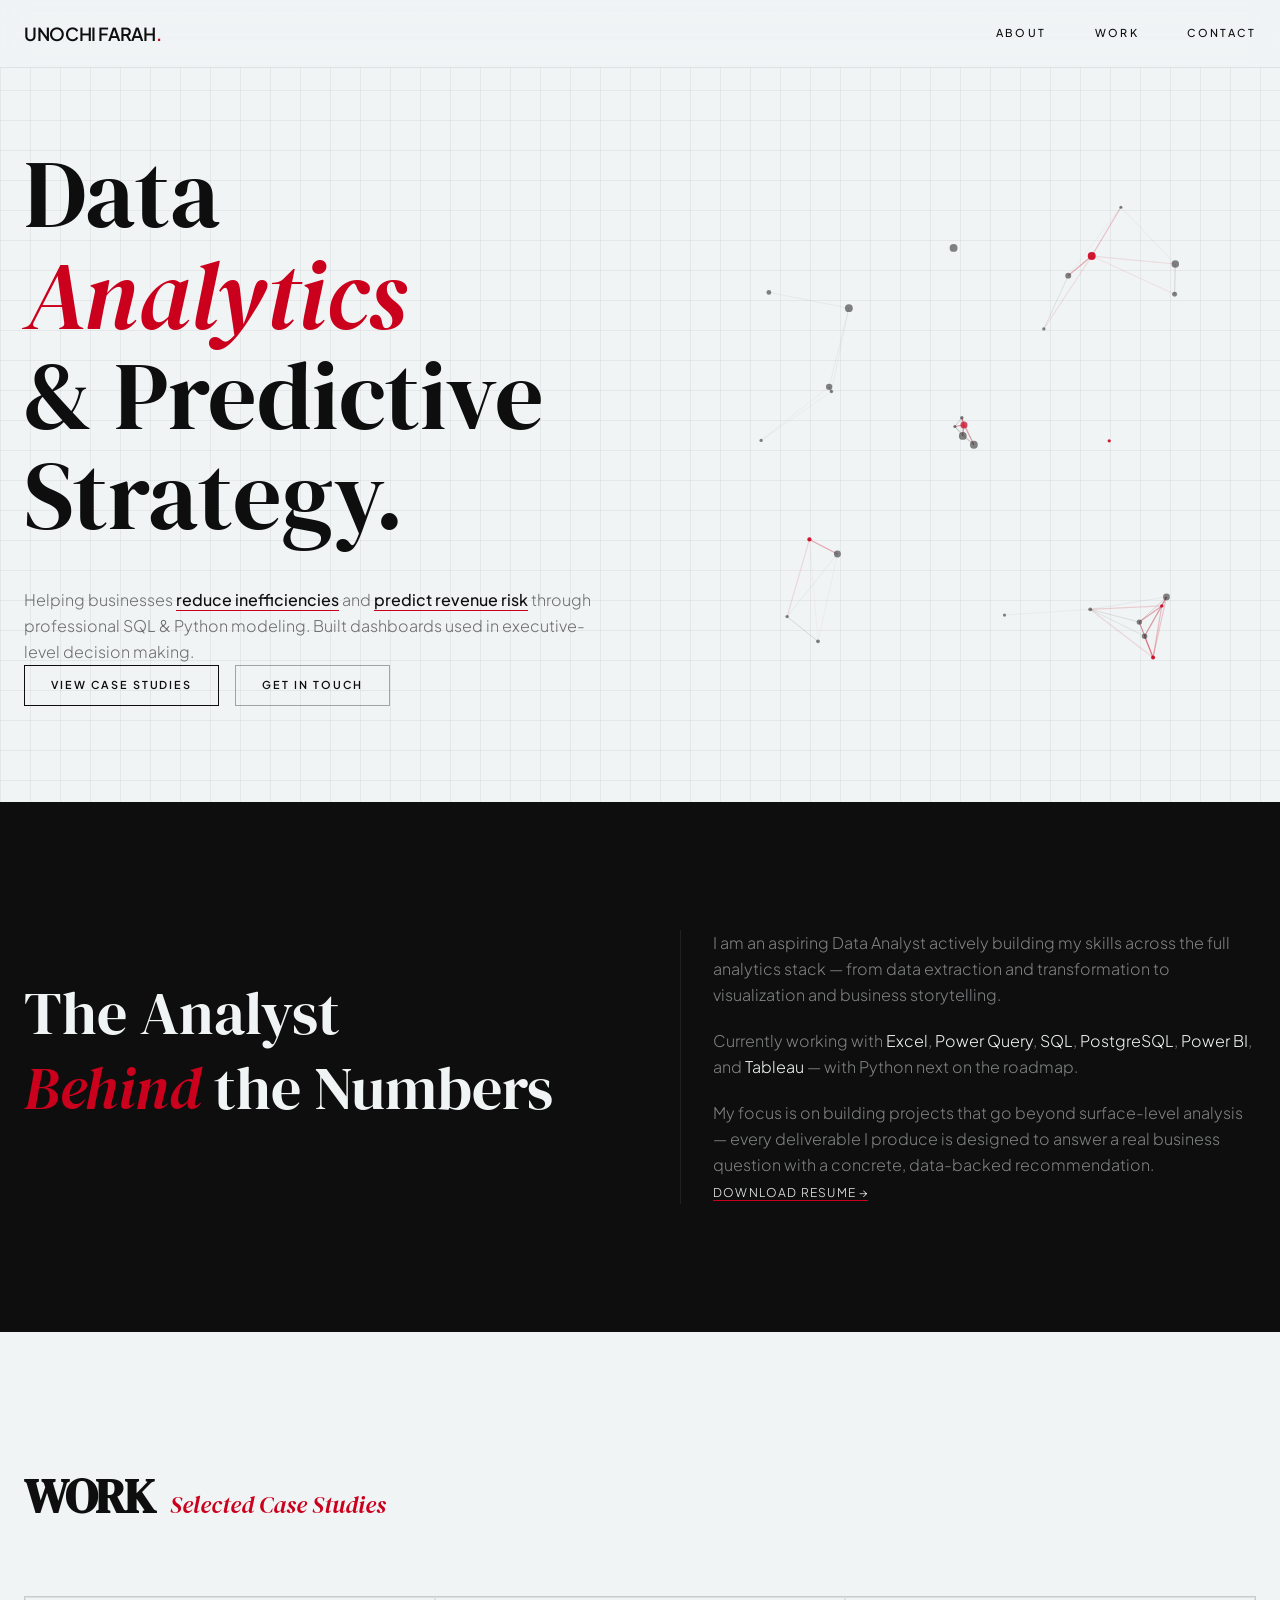
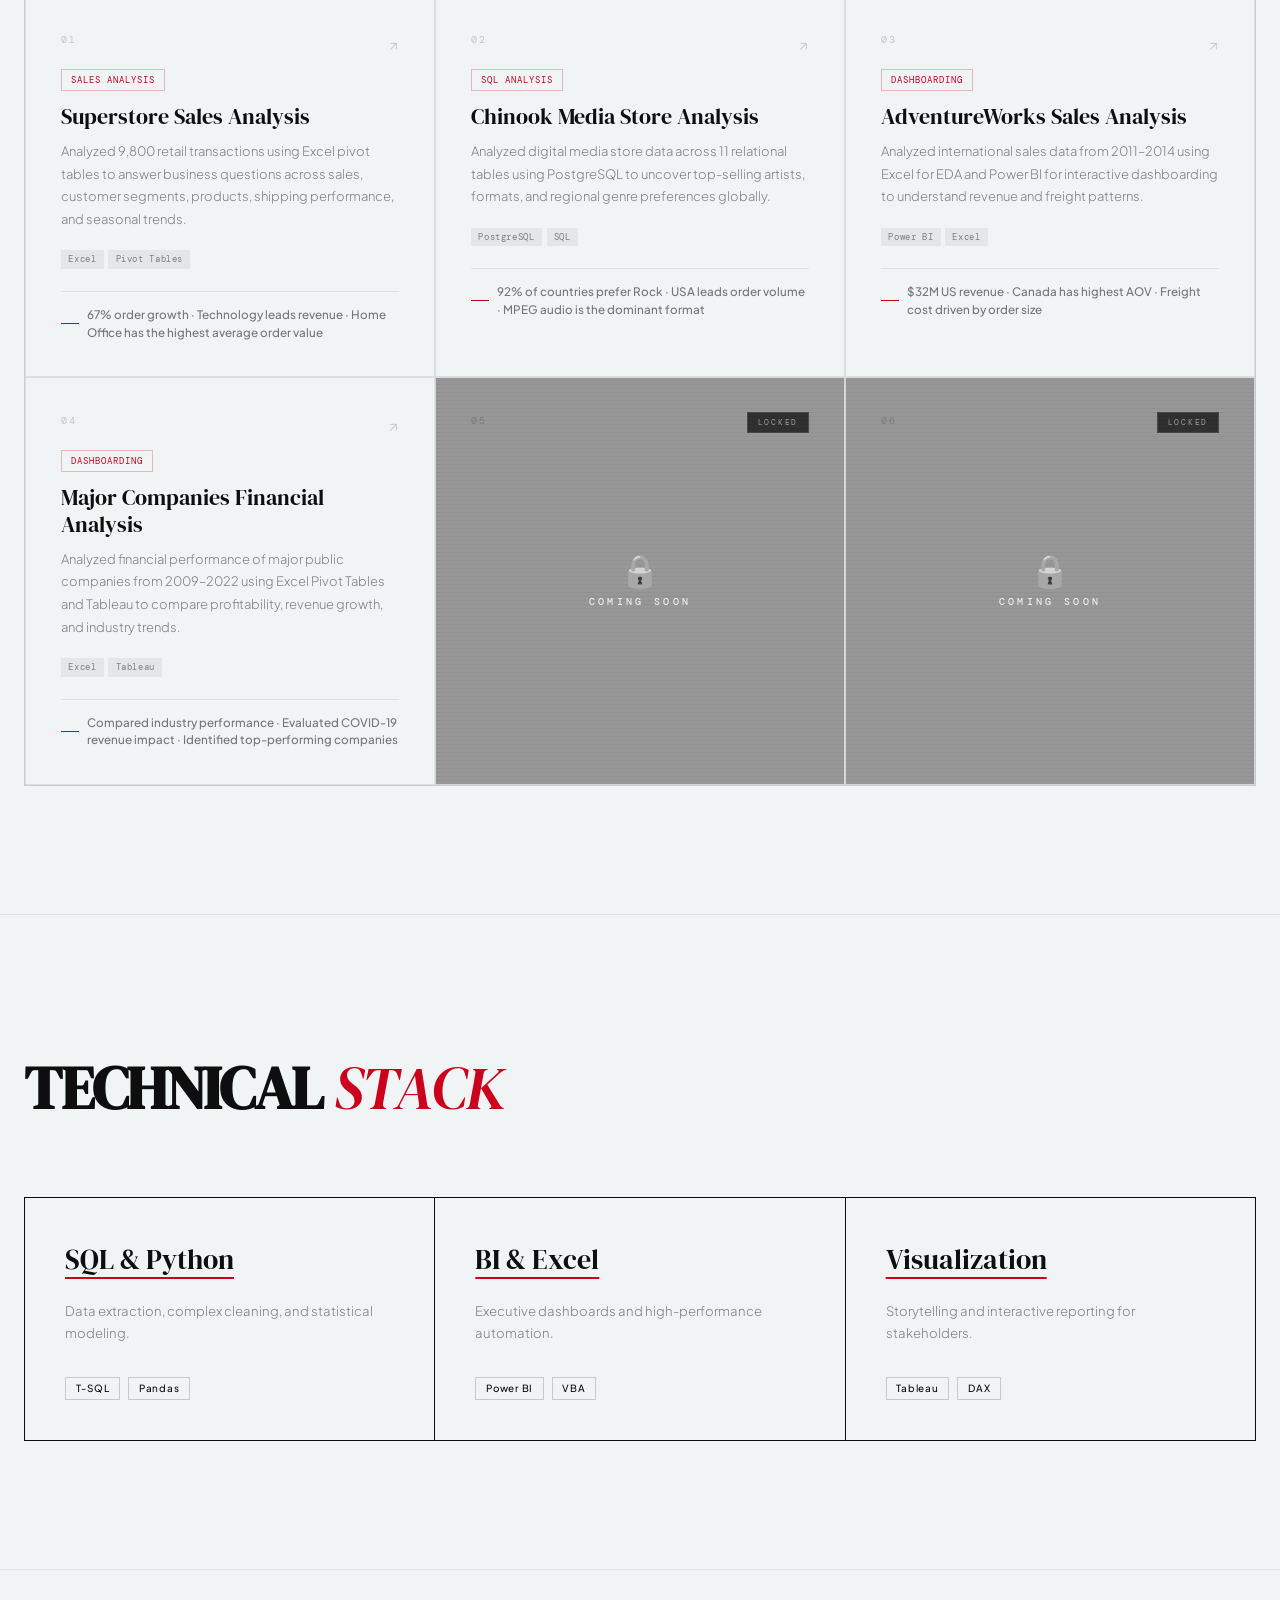
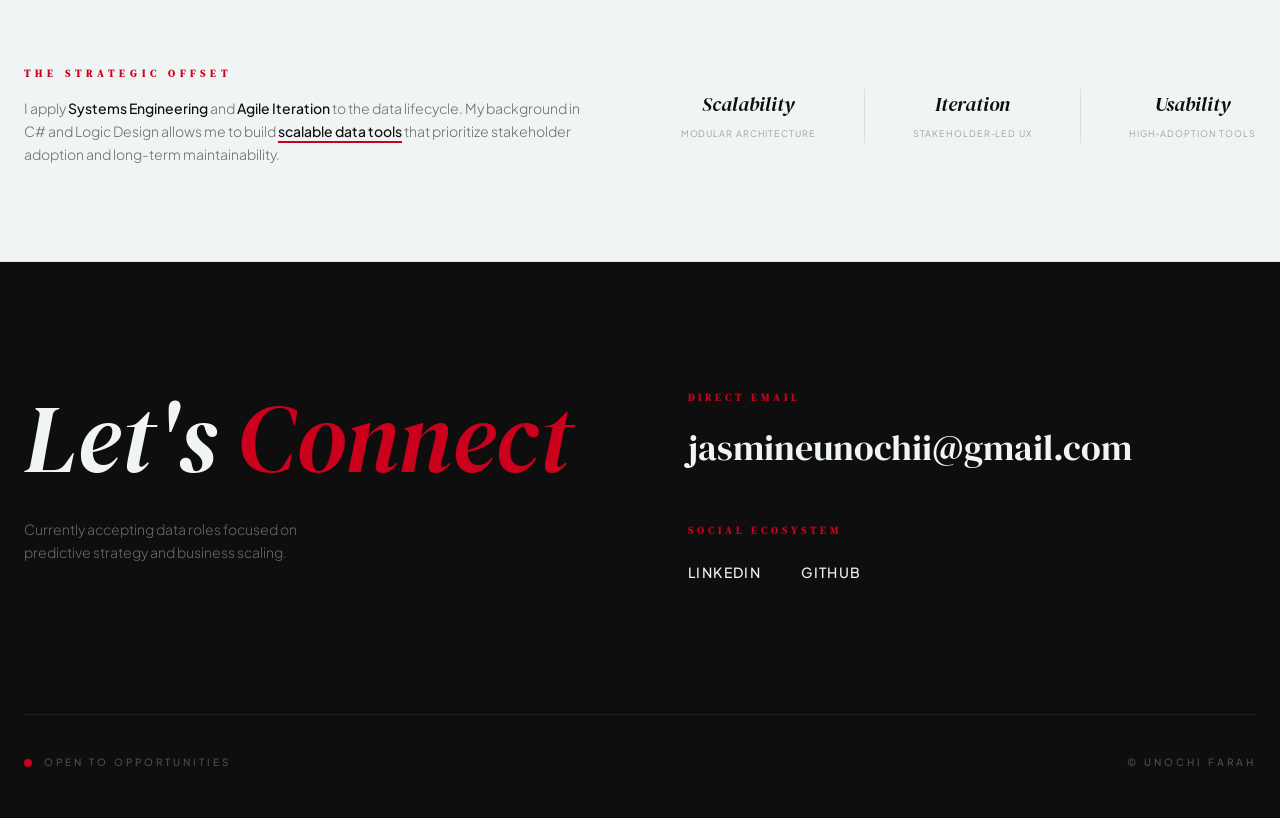
<file: index.html>
<!DOCTYPE html>
<html lang="en">
<head>
    <meta charset="UTF-8">
    <meta name="viewport" content="width=device-width, initial-scale=1.0">
    <title>Unochi Farah | Data Analyst | SQL & Python Specialist</title>
    <link rel="preconnect" href="https://fonts.googleapis.com">
    <link rel="preconnect" href="https://fonts.gstatic.com" crossorigin>
    <link href="https://fonts.googleapis.com/css2?family=Plus+Jakarta+Sans:wght@300;400;500;600&family=DM+Serif+Display:ital@0;1&family=DM+Mono:wght@300;400;500&display=swap" rel="stylesheet">
    <link rel="stylesheet" href="styles.css">
    <style>
        :root { --cream:#F0F4F5; --red-deep:#7A0114; --red:#CB001D; --dark:#0E0E0E; }
        html { scroll-snap-type:y proximity; scroll-behavior:smooth; }
        body { font-family:'Plus Jakarta Sans',sans-serif; background-color:var(--cream); color:var(--dark); overflow-x:hidden; }
        h1,h2,h3,.serif { font-family:'DM Serif Display',serif; }
        section,footer { scroll-snap-align:start; scroll-margin-top:5rem; }
        .btn-outline { border:1.5px solid var(--dark); padding:11px 26px; transition:0.35s; font-size:0.68rem; letter-spacing:0.18em; text-transform:uppercase; font-weight:600; display:inline-block; color:var(--dark); }
        .btn-outline-secondary { border-color:rgba(14,14,14,0.35); }
        .btn-outline:hover { background:var(--red); border-color:var(--red); color:var(--cream); transform:translateY(-2px); }
        .project-card { display:block; position:relative; border:1px solid rgba(14,14,14,0.09); padding:2.2rem; overflow:hidden; text-decoration:none; color:inherit; background:var(--cream); transition:border-color 0.25s; }
        .project-card::before { content:''; position:absolute; bottom:0; left:0; right:0; height:2px; background:var(--red); transform:scaleX(0); transform-origin:left; transition:transform 0.35s ease; }
        .project-card:hover { border-color:rgba(14,14,14,0.2); }
        .project-card:hover::before { transform:scaleX(1); }
        .project-num { font-family:'DM Mono',monospace; font-size:0.6rem; letter-spacing:0.18em; color:rgba(14,14,14,0.2); margin-bottom:1.1rem; }
        .project-tag-pill { display:inline-block; font-family:'DM Mono',monospace; font-size:0.56rem; letter-spacing:0.12em; text-transform:uppercase; color:var(--red); border:1px solid rgba(203,0,29,0.25); padding:0.2rem 0.52rem; margin-bottom:0.75rem; }
        .project-card-title { font-family:'DM Serif Display',serif; font-size:1.35rem; font-weight:400; line-height:1.25; color:var(--dark); margin-bottom:0.6rem; }
        .project-card-desc { font-size:0.81rem; font-weight:300; line-height:1.75; color:rgba(14,14,14,0.5); margin-bottom:1.25rem; }
        .project-tools-row { display:flex; flex-wrap:wrap; gap:0.3rem; margin-bottom:1.35rem; }
        .tool-chip { font-family:'DM Mono',monospace; font-size:0.55rem; letter-spacing:0.07em; background:rgba(14,14,14,0.055); color:rgba(14,14,14,0.48); padding:0.17rem 0.45rem; }
        .project-arrow { position:absolute; top:2.2rem; right:2.2rem; font-size:0.95rem; color:rgba(14,14,14,0.16); transition:color 0.25s,transform 0.25s; }
        .project-card:hover .project-arrow { color:var(--red); transform:translate(3px,-3px); }
        .project-impact { font-size:0.73rem; font-weight:500; color:rgba(14,14,14,0.55); border-top:1px solid rgba(14,14,14,0.07); padding-top:0.9rem; display:flex; align-items:center; gap:0.5rem; }
        .project-impact::before { content:''; display:inline-block; width:1.1rem; height:1px; background:var(--red); flex-shrink:0; }
        .project-card-locked { display:block; position:relative; border:1px solid rgba(14,14,14,0.09); padding:2.2rem; overflow:hidden; text-decoration:none; color:inherit; background:#e8ebec; cursor:not-allowed; filter:grayscale(1); user-select:none; }
        .project-card-locked::after { content:''; position:absolute; inset:0; background-image:repeating-linear-gradient(0deg,transparent,transparent 3px,rgba(14,14,14,0.045) 3px,rgba(14,14,14,0.045) 4px); pointer-events:none; z-index:1; }
        .locked-overlay { position:absolute; inset:0; background:rgba(14,14,14,0.38); z-index:2; display:flex; flex-direction:column; align-items:center; justify-content:center; gap:0.6rem; transition:background 0.3s; }
        .project-card-locked:hover .locked-overlay { background:rgba(14,14,14,0.52); }
        @keyframes lockShake { 0%,100%{transform:rotate(0deg)} 20%{transform:rotate(-9deg)} 40%{transform:rotate(9deg)} 60%{transform:rotate(-6deg)} 80%{transform:rotate(6deg)} }
        .project-card-locked:hover .lock-icon { animation:lockShake 0.45s ease; }
        .lock-icon { font-size:2rem; line-height:1; display:block; }
        .locked-label { font-family:'DM Mono',monospace; font-size:0.6rem; letter-spacing:0.35em; text-transform:uppercase; color:rgba(240,244,245,0.9); font-weight:500; }
        .locked-badge { position:absolute; top:2.1rem; right:2.2rem; font-family:'DM Mono',monospace; font-size:0.5rem; letter-spacing:0.22em; text-transform:uppercase; background:rgba(14,14,14,0.75); color:rgba(240,244,245,0.55); padding:0.22rem 0.6rem; border:1px solid rgba(240,244,245,0.12); z-index:3; }
        .stack-card { border-right:1px solid var(--dark); border-bottom:1px solid var(--dark); transition:background 0.4s; }
        .stack-card:hover { background:var(--dark); }
        .stack-card:hover .stack-title { color:var(--cream); }
        .stack-card:hover .stack-desc { color:rgba(240,244,245,0.5); }
        .stack-card:hover .stack-chip { background:var(--red); color:var(--cream); border-color:var(--red); }
        .stack-title { font-family:'DM Serif Display',serif; font-size:1.75rem; transition:color 0.4s; text-decoration:underline; text-decoration-color:var(--red); text-decoration-thickness:2px; text-underline-offset:8px; color:var(--dark); }
        .stack-desc { font-size:0.82rem; font-weight:300; line-height:1.7; transition:color 0.4s; color:rgba(14,14,14,0.5); }
        .stack-chip { font-size:0.62rem; font-weight:500; letter-spacing:0.08em; border:1px solid rgba(14,14,14,0.18); padding:0.2rem 0.6rem; transition:background 0.4s,color 0.4s,border-color 0.4s; color:var(--dark); }
    </style>
</head>
<body>
<div id="progress-bar" style="width:0%"></div>
<!-- NAV -->
<nav class="fixed w-full z-50 backdrop-blur-md border-b px-6 py-5" style="background:rgba(240,244,245,0.92);border-color:rgba(14,14,14,0.08);">
    <div class="max-w-7xl mx-auto flex justify-between items-center">
        <div class="text-lg uppercase tracking-tight" style="font-weight:600;letter-spacing:-0.02em;">Unochi Farah<span class="text-accent">.</span></div>
        <div class="flex gap-8 md:gap-12 items-center">
            <a href="#about" class="nav-link">About</a>
            <a href="#work" class="nav-link">Work</a>
            <a href="#contact" class="nav-link">Contact</a>
        </div>
    </div>
</nav>
<!-- HERO -->
<section class="pt-36 pb-24 grid-bg px-6">
    <div class="max-w-7xl mx-auto w-full">
        <div data-aos="fade-up" style="display:grid;grid-template-columns:1fr 1fr;gap:4rem;align-items:center;">
            <div>
                <h1 class="text-6xl md:text-8xl leading-none mb-10" style="font-weight:400;line-height:1.05;">
                    Data <span class="text-accent italic">Analytics</span>
                    <br>
                    &amp; Predictive Strategy.
                </h1>
                <p class="text-base max-w-xl font-light leading-relaxed mb-0" style="color:rgba(14,14,14,0.58);">
                    Helping businesses
                    <span style="color:var(--dark);font-weight:500;text-decoration:underline;text-decoration-color:var(--red);text-underline-offset:4px;">reduce inefficiencies</span>
                    and
                    <span style="color:var(--dark);font-weight:500;text-decoration:underline;text-decoration-color:var(--red);text-underline-offset:4px;">predict revenue risk</span>
                    through professional SQL &amp; Python modeling. Built dashboards used in executive-level decision making.
                </p>
                <div class="flex flex-wrap gap-4 mt-16">
                    <a href="#work" class="btn-outline">View Case Studies</a>
                    <a href="https://www.linkedin.com/in/jasmine-unochi-4613a3169/" target="_blank" rel="noopener noreferrer" class="btn-outline btn-outline-secondary">Get in Touch</a>
                </div>
            </div>
            <!-- INTERACTIVE GRAPHIC -->
            <div style="display:flex;align-items:center;justify-content:center;">
                <canvas id="hero-canvas" width="480" height="480" style="width:100%;max-width:480px;cursor:crosshair;"></canvas>
            </div>
        </div>
    </div>
</section>
<script>
(function(){
    const canvas = document.getElementById('hero-canvas');
    if (!canvas) return;
    const ctx = canvas.getContext('2d');
    const W = canvas.width, H = canvas.height;
    const RED = '#CB001D', DARK = '#0E0E0E', CREAM = '#F0F4F5';
    let mouse = { x: W/2, y: H/2 };
    const NODES = 28;
    const nodes = Array.from({length: NODES}, (_, i) => ({
        x: Math.random() * W,
        y: Math.random() * H,
        vx: (Math.random() - 0.5) * 0.6,
        vy: (Math.random() - 0.5) * 0.6,
        r: Math.random() * 2.5 + 1.5,
        red: i < 5
    }));
    canvas.addEventListener('mousemove', e => {
        const rect = canvas.getBoundingClientRect();
        const scaleX = W / rect.width;
        const scaleY = H / rect.height;
        mouse.x = (e.clientX - rect.left) * scaleX;
        mouse.y = (e.clientY - rect.top) * scaleY;
    });
    canvas.addEventListener('mouseleave', () => {
        mouse.x = W/2; mouse.y = H/2;
    });
    canvas.addEventListener('click', e => {
        const rect = canvas.getBoundingClientRect();
        const scaleX = W / rect.width;
        const scaleY = H / rect.height;
        const cx = (e.clientX - rect.left) * scaleX;
        const cy = (e.clientY - rect.top) * scaleY;
        nodes.push({
            x: cx, y: cy,
            vx: (Math.random()-0.5)*1.2,
            vy: (Math.random()-0.5)*1.2,
            r: 3, red: true
        });
        if (nodes.length > NODES + 10) nodes.splice(0, 1);
    });
    function draw() {
        ctx.clearRect(0, 0, W, H);
        // mouse influence
        nodes.forEach(n => {
            const dx = mouse.x - n.x, dy = mouse.y - n.y;
            const dist = Math.sqrt(dx*dx + dy*dy);
            if (dist < 120 && dist > 0) {
                const force = (120 - dist) / 120 * 0.4;
                n.vx += (dx/dist) * force;
                n.vy += (dy/dist) * force;
            }
            n.vx *= 0.98; n.vy *= 0.98;
            n.x += n.vx; n.y += n.vy;
            if (n.x < 0 || n.x > W) n.vx *= -1;
            if (n.y < 0 || n.y > H) n.vy *= -1;
            n.x = Math.max(0, Math.min(W, n.x));
            n.y = Math.max(0, Math.min(H, n.y));
        });
        // draw connections
        for (let i = 0; i < nodes.length; i++) {
            for (let j = i+1; j < nodes.length; j++) {
                const dx = nodes[i].x - nodes[j].x;
                const dy = nodes[i].y - nodes[j].y;
                const dist = Math.sqrt(dx*dx + dy*dy);
                if (dist < 110) {
                    const alpha = (1 - dist/110) * 0.45;
                    const isRed = nodes[i].red || nodes[j].red;
                    ctx.beginPath();
                    ctx.strokeStyle = isRed
                        ? `rgba(203,0,29,${alpha})`
                        : `rgba(14,14,14,${alpha * 0.6})`;
                    ctx.lineWidth = isRed ? 1.2 : 0.7;
                    ctx.moveTo(nodes[i].x, nodes[i].y);
                    ctx.lineTo(nodes[j].x, nodes[j].y);
                    ctx.stroke();
                }
            }
        }
        // mouse connections
        nodes.forEach(n => {
            const dx = mouse.x - n.x, dy = mouse.y - n.y;
            const dist = Math.sqrt(dx*dx + dy*dy);
            if (dist < 100) {
                const alpha = (1 - dist/100) * 0.6;
                ctx.beginPath();
                ctx.strokeStyle = `rgba(203,0,29,${alpha})`;
                ctx.lineWidth = 0.8;
                ctx.moveTo(n.x, n.y);
                ctx.lineTo(mouse.x, mouse.y);
                ctx.stroke();
            }
        });
        // draw nodes
        nodes.forEach(n => {
            ctx.beginPath();
            ctx.arc(n.x, n.y, n.r, 0, Math.PI*2);
            ctx.fillStyle = n.red ? RED : DARK;
            ctx.globalAlpha = n.red ? 0.9 : 0.5;
            ctx.fill();
            ctx.globalAlpha = 1;
        });
        // mouse dot
        ctx.beginPath();
        ctx.arc(mouse.x, mouse.y, 3.5, 0, Math.PI*2);
        ctx.fillStyle = RED;
        ctx.globalAlpha = 0.7;
        ctx.fill();
        ctx.globalAlpha = 1;
        requestAnimationFrame(draw);
    }
    draw();
})();
</script>
<!-- ABOUT -->
<section id="about" class="py-32 relative overflow-hidden px-6" style="background:var(--dark);color:var(--cream);">
    <div class="max-w-7xl mx-auto grid md:grid-cols-2 gap-20 items-center">
        <div data-aos="fade-right">
            <h2 class="text-5xl md:text-6xl mb-8 leading-tight" style="font-weight:400;">The Analyst <br><span class="text-accent italic">Behind</span> the Numbers</h2>
        </div>
        <div class="space-y-5 font-light leading-relaxed pl-8" style="border-left:1px solid rgba(240,244,245,0.08);color:rgba(240,244,245,0.5);" data-aos="fade-left">
            <p>I am an aspiring Data Analyst actively building my skills across the full analytics stack — from data extraction and transformation to visualization and business storytelling.</p>
            <p>Currently working with <span style="color:var(--cream);">Excel</span>, <span style="color:var(--cream);">Power Query</span>, <span style="color:var(--cream);">SQL</span>, <span style="color:var(--cream);">PostgreSQL</span>, <span style="color:var(--cream);">Power BI</span>, and <span style="color:var(--cream);">Tableau</span> — with Python next on the roadmap.</p>
            <p>My focus is on building projects that go beyond surface-level analysis — every deliverable I produce is designed to answer a real business question with a concrete, data-backed recommendation.</p>
            <a href="resume.pdf" class="inline-block mt-4 text-xs uppercase tracking-widest pb-1 transition-colors" style="border-bottom:1px solid var(--red);color:var(--cream);">Download Resume →</a>
        </div>
    </div>
</section>
<!-- WORK -->
<section id="work" class="py-32 px-6">
    <div class="max-w-7xl mx-auto">
        <div class="flex flex-col md:flex-row md:items-baseline gap-4 mb-16">
            <h2 class="text-5xl uppercase tracking-tight" style="font-weight:600;letter-spacing:-0.02em;">Work</h2>
            <div style="height:1px;flex-grow:1;background:rgba(14,14,14,0.1);display:none;" class="md:block"></div>
            <span class="text-accent serif italic text-2xl" style="font-weight:400;">Selected Case Studies</span>
        </div>
        <div class="grid grid-cols-1 md:grid-cols-2 lg:grid-cols-3 gap-\[1px\]" style="background:rgba(14,14,14,0.09);border:1px solid rgba(14,14,14,0.09);" data-aos="fade-up">
            <!-- 01 UNLOCKED -->
            <a href="project-one.html" class="project-card">
                <span class="project-arrow">↗</span>
                <div class="project-num">01</div>
                <div class="project-tag-pill">Sales Analysis</div>
                <h3 class="project-card-title">
                    Superstore Sales Analysis
                </h3>
                <p class="project-card-desc">
                    Analyzed 9,800 retail transactions using Excel pivot tables to answer business questions across sales, customer segments, products, shipping performance, and seasonal trends.
                </p>
                <div class="project-tools-row">
                    <span class="tool-chip">Excel</span>
                    <span class="tool-chip">Pivot Tables</span>
                </div>
                <div class="project-impact">
                    67% order growth · Technology leads revenue · Home Office has the highest average order value
                </div>
            </a>
            <!-- 02 UNLOCKED -->
            <a href="project-two.html" class="project-card">
                <span class="project-arrow">↗</span>
                <div class="project-num">02</div>
                <div class="project-tag-pill">SQL Analysis</div>
                <h3 class="project-card-title">
                    Chinook Media Store Analysis
                </h3>
                <p class="project-card-desc">
                    Analyzed digital media store data across 11 relational tables using PostgreSQL to uncover top-selling artists, formats, and regional genre preferences globally.
                </p>
                <div class="project-tools-row">
                    <span class="tool-chip">PostgreSQL</span>
                    <span class="tool-chip">SQL</span>
                </div>
                <div class="project-impact">
                    92% of countries prefer Rock · USA leads order volume · MPEG audio is the dominant format
                </div>
            </a>
            <!-- 03 UNLOCKED -->
            <a href="project-three.html" class="project-card">
                <span class="project-arrow">↗</span>
                <div class="project-num">03</div>
                <div class="project-tag-pill">Dashboarding</div>
                <h3 class="project-card-title">
                    AdventureWorks Sales Analysis
                </h3>
                <p class="project-card-desc">
                    Analyzed international sales data from 2011–2014 using Excel for EDA and Power BI for interactive dashboarding to understand revenue and freight patterns.
                </p>
                <div class="project-tools-row">
                    <span class="tool-chip">Power BI</span>
                    <span class="tool-chip">Excel</span>
                </div>
                <div class="project-impact">
                    $32M US revenue · Canada has highest AOV · Freight cost driven by order size
                </div>
            </a>
            <!-- 04 UNLOCKED -->
            <a href="project-four.html" class="project-card">
                <span class="project-arrow">↗</span>
                <div class="project-num">04</div>
                <div class="project-tag-pill">Dashboarding</div>
                <h3 class="project-card-title">
                    Major Companies Financial Analysis
                </h3>
                <p class="project-card-desc">
                    Analyzed financial performance of major public companies from 2009–2022 using Excel Pivot Tables and Tableau to compare profitability, revenue growth, and industry trends.
                </p>
                <div class="project-tools-row">
                    <span class="tool-chip">Excel</span>
                    <span class="tool-chip">Tableau</span>
                </div>
                <div class="project-impact">
                    Compared industry performance · Evaluated COVID-19 revenue impact · Identified top-performing companies
                </div>
            </a>
            <!-- 05 LOCKED -->
            <div class="project-card-locked">
                <div class="locked-badge">Locked</div>
                <div class="project-num">05</div>
                <div class="locked-overlay">
                    <span class="lock-icon">🔒</span>
                    <span class="locked-label">Coming Soon</span>
                </div>
            </div>
            <!-- 06 LOCKED -->
            <div class="project-card-locked">
                <div class="locked-badge">Locked</div>
                <div class="project-num">06</div>
                <div class="locked-overlay">
                    <span class="lock-icon">🔒</span>
                    <span class="locked-label">Coming Soon</span>
                </div>
            </div>
        </div>
    </div>
</section>
<!-- STACK -->
<section id="stack" class="py-32 px-6" style="border-top:1px solid rgba(14,14,14,0.08);">
    <div class="max-w-7xl mx-auto">
        <h2 class="text-5xl md:text-6xl uppercase tracking-tight mb-16" style="font-weight:600;letter-spacing:-0.02em;">Technical <span class="text-accent serif italic" style="font-weight:400;">Stack</span></h2>
        <div style="display:grid;grid-template-columns:repeat(3,1fr);border-top:1px solid var(--dark);border-left:1px solid var(--dark);">
            <div class="stack-card p-10">
                <div class="stack-title mb-5">SQL &amp; Python</div>
                <p class="stack-desc mb-8">Data extraction, complex cleaning, and statistical modeling.</p>
                <div class="flex flex-wrap gap-2"><span class="stack-chip">T-SQL</span><span class="stack-chip">Pandas</span></div>
            </div>
            <div class="stack-card p-10">
                <div class="stack-title mb-5">BI &amp; Excel</div>
                <p class="stack-desc mb-8">Executive dashboards and high-performance automation.</p>
                <div class="flex flex-wrap gap-2"><span class="stack-chip">Power BI</span><span class="stack-chip">VBA</span></div>
            </div>
            <div class="stack-card p-10">
                <div class="stack-title mb-5">Visualization</div>
                <p class="stack-desc mb-8">Storytelling and interactive reporting for stakeholders.</p>
                <div class="flex flex-wrap gap-2"><span class="stack-chip">Tableau</span><span class="stack-chip">DAX</span></div>
            </div>
        </div>
    </div>
</section>
<!-- STRATEGIC OFFSET -->
<section class="py-24 px-6" style="border-top:1px solid rgba(14,14,14,0.07);border-bottom:1px solid rgba(14,14,14,0.07);">
    <div class="max-w-7xl mx-auto flex flex-col md:flex-row justify-between items-start md:items-center gap-10">
        <div class="max-w-xl">
            <h3 style="font-size:10px;text-transform:uppercase;letter-spacing:0.5em;font-weight:600;color:var(--red);margin-bottom:1rem;">The Strategic Offset</h3>
            <p class="text-sm font-light leading-relaxed" style="color:rgba(14,14,14,0.58);">
                I apply <span style="color:var(--dark);font-weight:500;">Systems Engineering</span> and <span style="color:var(--dark);font-weight:500;">Agile Iteration</span> to the data lifecycle. My background in C# and Logic Design allows me to build
                <span style="color:var(--dark);font-weight:500;text-decoration:underline;text-decoration-color:var(--red);text-decoration-thickness:2px;text-underline-offset:4px;">scalable data tools</span>
                that prioritize stakeholder adoption and long-term maintainability.
            </p>
        </div>
        <div class="flex flex-wrap gap-12">
            <div class="text-center"><span class="block text-xl serif italic mb-1">Scalability</span><span style="font-size:9px;text-transform:uppercase;letter-spacing:0.1em;color:rgba(14,14,14,0.35);">Modular Architecture</span></div>
            <div class="text-center pl-12" style="border-left:1px solid rgba(14,14,14,0.1);"><span class="block text-xl serif italic mb-1">Iteration</span><span style="font-size:9px;text-transform:uppercase;letter-spacing:0.1em;color:rgba(14,14,14,0.35);">Stakeholder-Led UX</span></div>
            <div class="text-center pl-12" style="border-left:1px solid rgba(14,14,14,0.1);"><span class="block text-xl serif italic mb-1">Usability</span><span style="font-size:9px;text-transform:uppercase;letter-spacing:0.1em;color:rgba(14,14,14,0.35);">High-Adoption Tools</span></div>
        </div>
    </div>
</section>
<!-- FOOTER / CONTACT -->
<footer id="contact" class="pt-32 pb-12 px-6" style="background:var(--dark);color:var(--cream);">
    <div class="max-w-7xl mx-auto">
        <div class="grid lg:grid-cols-2 gap-24 mb-32">
            <div>
                <h2 class="text-6xl md:text-8xl mb-8 italic serif" style="font-weight:400;line-height:1;">Let's <span class="text-accent">Connect</span></h2>
                <p class="text-sm font-light leading-relaxed max-w-xs" style="color:rgba(240,244,245,0.4);">Currently accepting data roles focused on predictive strategy and business scaling.</p>
            </div>
            <div class="space-y-12">
                <div>
                    <h4 style="font-size:10px;text-transform:uppercase;letter-spacing:0.4em;font-weight:600;margin-bottom:1rem;color:var(--red);">Direct Email</h4>
                    <a href="mailto:jasmineunochii@gmail.com" class="text-2xl md:text-4xl serif" style="color:var(--cream);transition:color 0.3s;" onmouseover="this.style.color='var(--red)'" onmouseout="this.style.color='var(--cream)'">jasmineunochii@gmail.com</a>
                </div>
                <div>
                    <h4 style="font-size:10px;text-transform:uppercase;letter-spacing:0.4em;font-weight:600;margin-bottom:1.5rem;color:var(--red);">Social Ecosystem</h4>
                    <div class="flex gap-10">
                        <a href="https://www.linkedin.com/in/jasmine-unochi/" target="_blank" rel="noopener noreferrer" class="social-link text-sm uppercase tracking-widest font-medium" style="color:var(--cream);">LinkedIn</a>
                        <a href="https://github.com/unochifarah" target="_blank" rel="noopener noreferrer" class="social-link text-sm uppercase tracking-widest font-medium" style="color:var(--cream);">GitHub</a>
                    </div>
                </div>
            </div>
        </div>
            <div style="border-top:1px solid rgba(240,244,245,0.07);padding-top:2.5rem;margin-top:2rem;display:flex;justify-content:space-between;align-items:center;font-size:10px;text-transform:uppercase;letter-spacing:0.3em;font-weight:500;color:rgba(240,244,245,0.28);">
            <div class="flex items-center gap-3"><span class="h-2 w-2 rounded-full animate-pulse" style="background:var(--red);"></span><span>Open to Opportunities</span></div>
            <p>&copy; Unochi Farah</p>
        </div>
    </div>
</footer>
<script>
    window.addEventListener('scroll', function() {
        let s = document.body.scrollTop || document.documentElement.scrollTop;
        let h = document.documentElement.scrollHeight - document.documentElement.clientHeight;
        document.getElementById("progress-bar").style.width = (s / h * 100) + "%";
    });
    document.addEventListener('DOMContentLoaded', function() {
        const observer = new IntersectionObserver(function(entries) {
            entries.forEach(function(entry) {
                if (entry.isIntersecting) entry.target.classList.add('aos-animate');
            });
        }, { threshold: 0.1 });
        document.querySelectorAll('[data-aos]').forEach(function(el) { observer.observe(el); });
    });
</script>
</body>
</html>
</file>
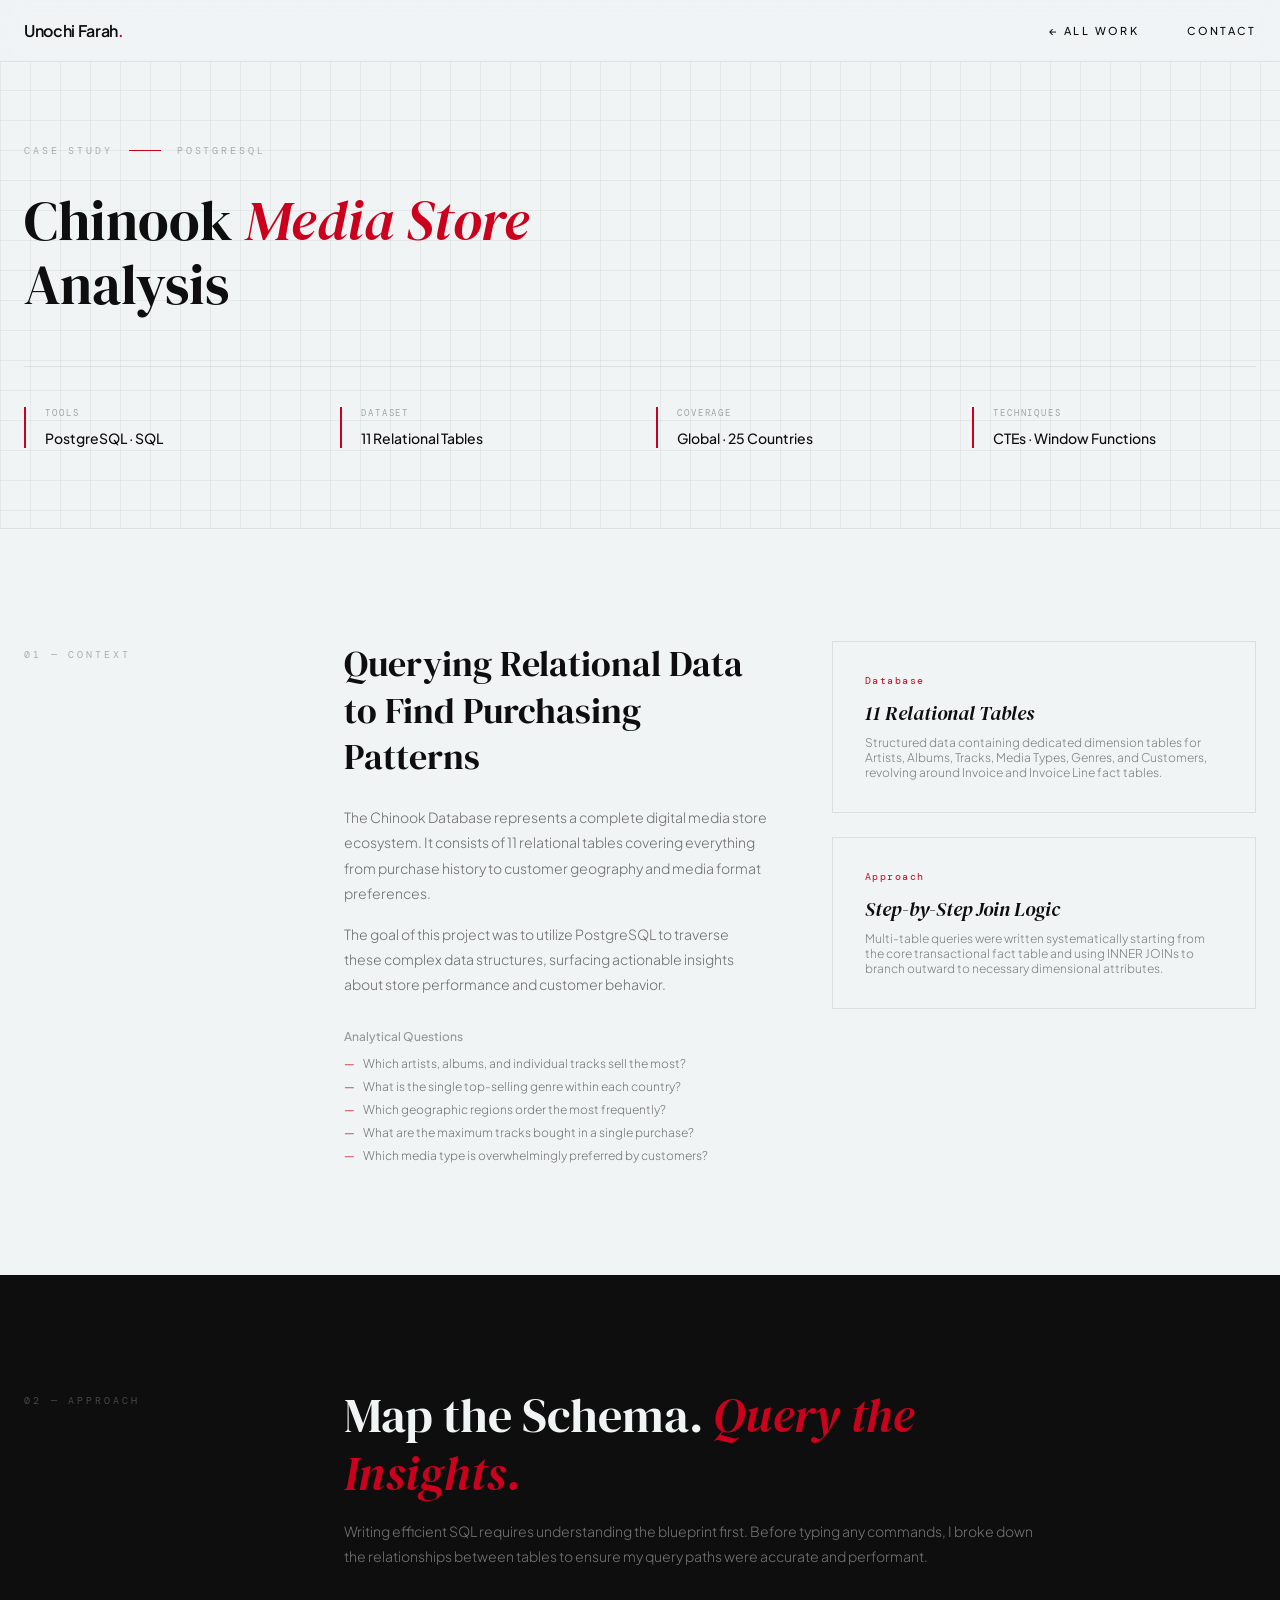
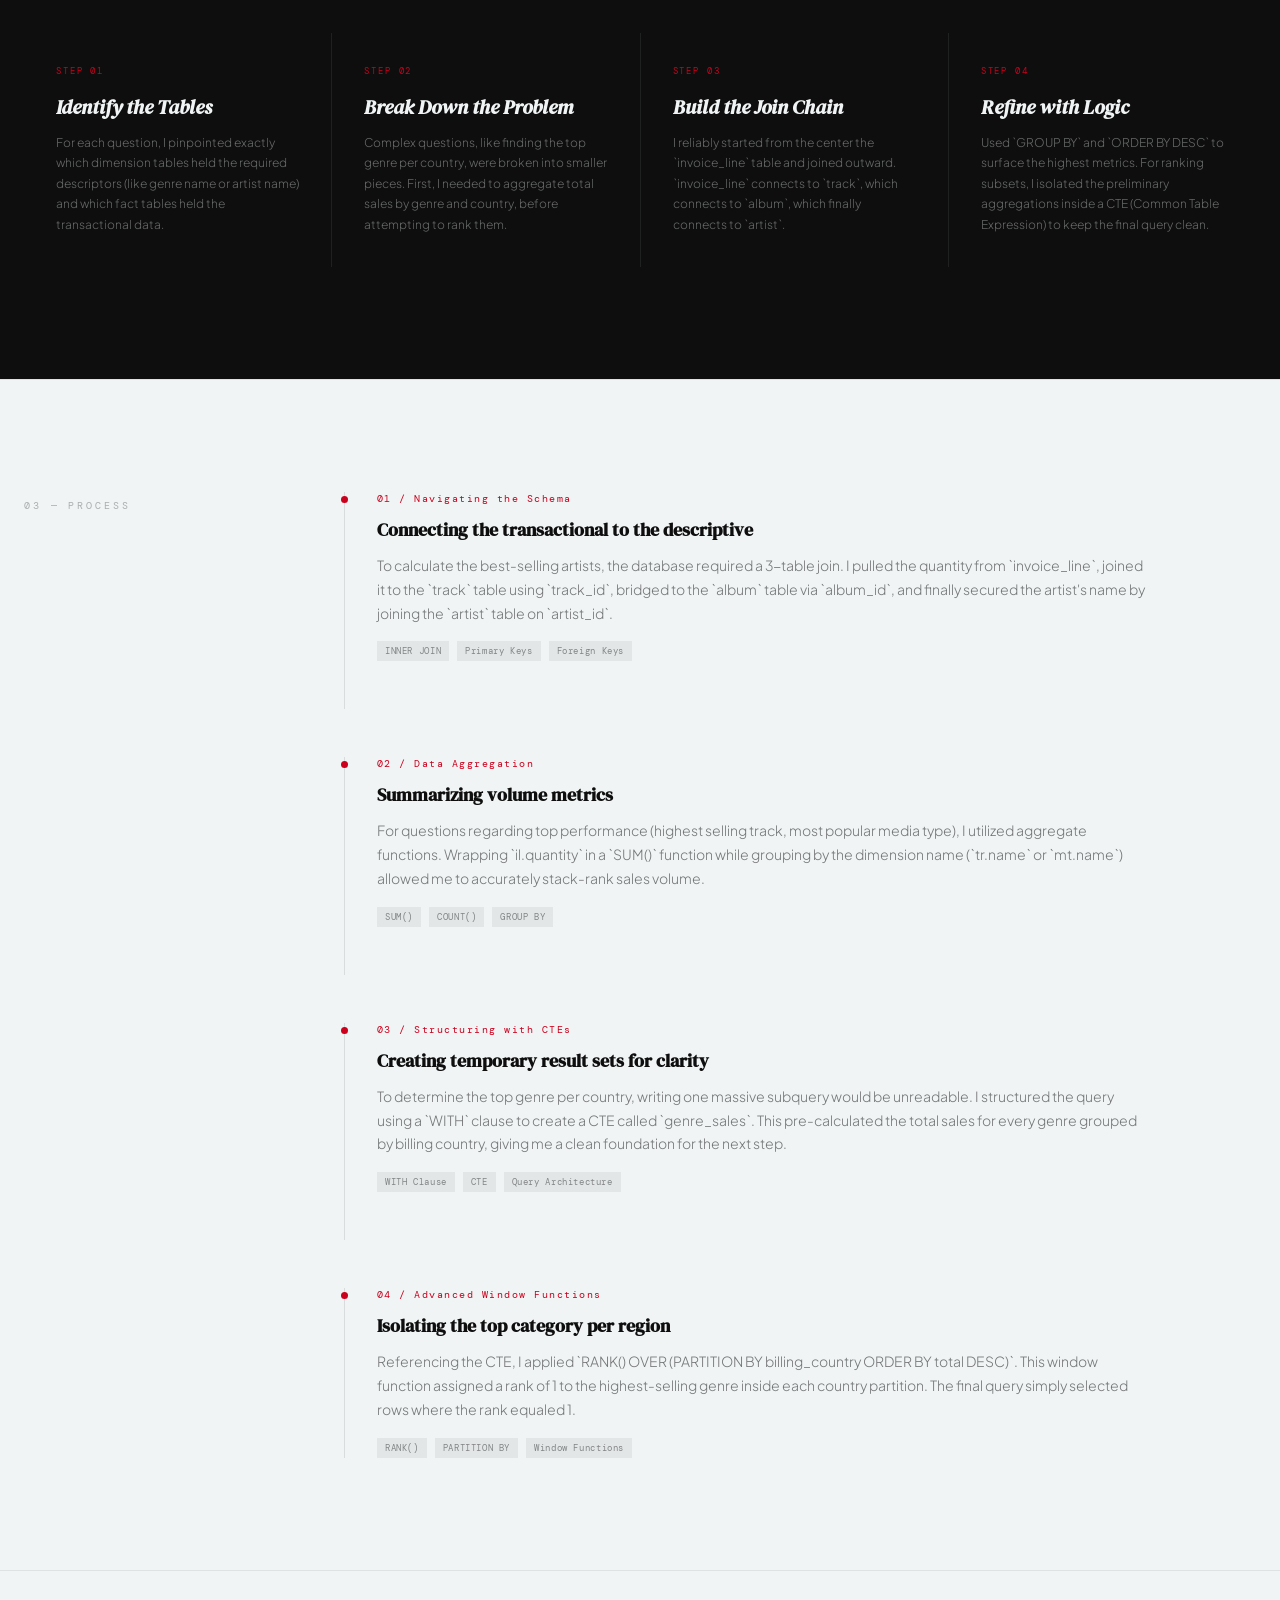
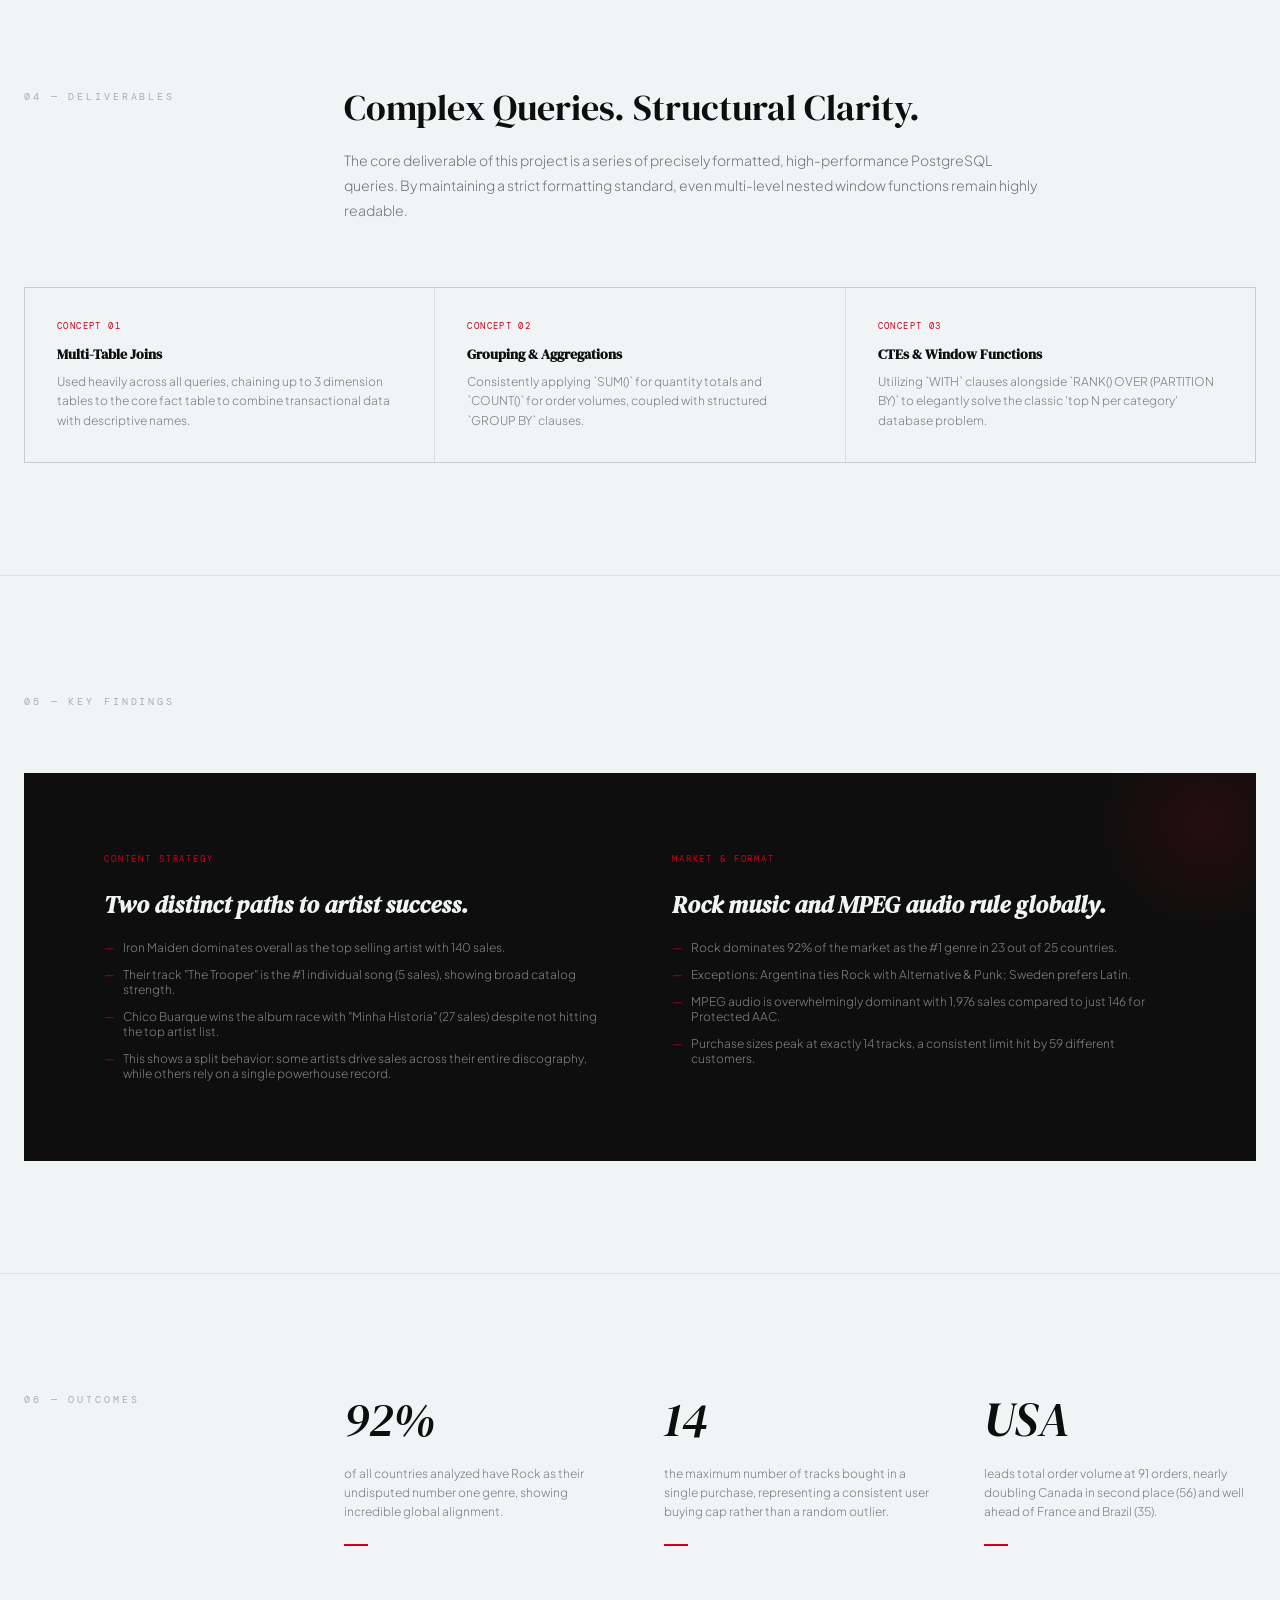
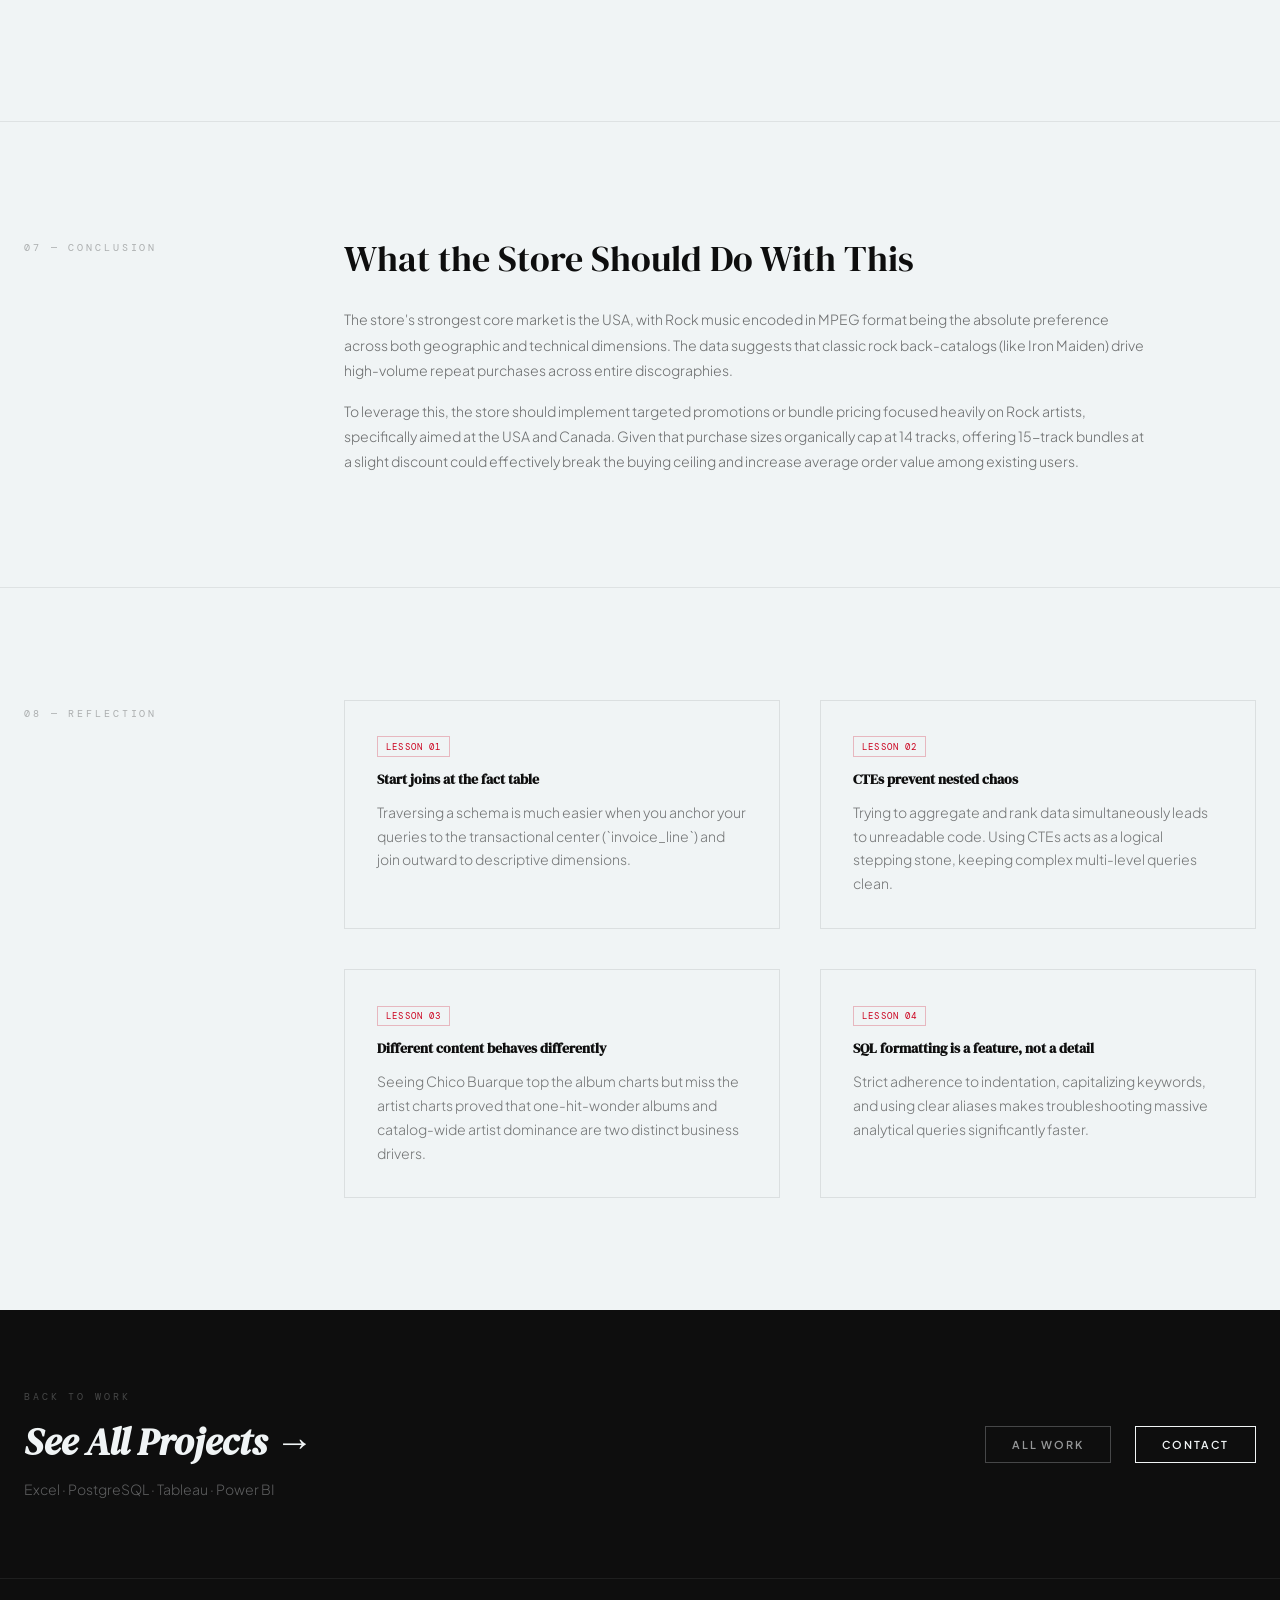
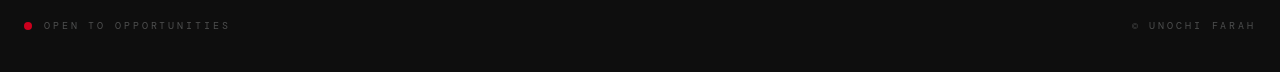
<file: project-two.html>
<!DOCTYPE html>
<html lang="en">
<head>
    <meta charset="UTF-8">
    <meta name="viewport" content="width=device-width, initial-scale=1.0">
    <title>Case Study — Chinook Media Store Analysis | Unochi Farah</title>
    <meta name="description" content="Exploring digital media store data using PostgreSQL to uncover top selling artists, formats, and regional genre preferences.">

    <link rel="preconnect" href="https://fonts.googleapis.com">
    <link rel="preconnect" href="https://fonts.gstatic.com" crossorigin>
    <link href="https://fonts.googleapis.com/css2?family=Plus+Jakarta+Sans:wght@300;400;500;600&family=DM+Serif+Display:ital@0;1&family=DM+Mono:wght@300;400;500&display=swap" rel="stylesheet">

    <style>
        :root { --cream:#F0F4F5; --red:#CB001D; --dark:#0E0E0E; }
        html { scroll-behavior: smooth; }
        body { font-family:'Plus Jakarta Sans',sans-serif; background-color:var(--cream); color:var(--dark); overflow-x:hidden; margin:0; }
        h1,h2,h3,h4,.serif { font-family:'DM Serif Display',serif; }
        code,.mono { font-family:'DM Mono',monospace; }
        .text-accent { color:var(--red); }
        #progress-bar { height:3px; background:var(--red); position:fixed; top:0; left:0; z-index:100; transition:width 0.1s; }
        .grid-bg { background-image:linear-gradient(rgba(14,14,14,0.055) 1px,transparent 1px),linear-gradient(90deg,rgba(14,14,14,0.055) 1px,transparent 1px); background-size:30px 30px; background-color:var(--cream); }
        nav { position:fixed; width:100%; z-index:50; backdrop-filter:blur(12px); border-bottom:1px solid rgba(14,14,14,0.08); padding:20px 24px; box-sizing:border-box; background:rgba(240,244,245,0.92); }
        .nav-inner { max-width:1280px; margin:0 auto; display:flex; justify-content:space-between; align-items:center; }
        .nav-logo { font-size:1rem; font-weight:600; letter-spacing:-0.02em; text-decoration:none; color:var(--dark); }
        .nav-links { display:flex; gap:48px; align-items:center; }
        .nav-link { position:relative; transition:color 0.3s; font-weight:500; font-size:0.68rem; letter-spacing:0.22em; text-transform:uppercase; text-decoration:none; color:var(--dark); }
        .nav-link:hover { color:var(--red); }
        .nav-link::after { content:''; position:absolute; width:0; height:1.5px; bottom:-4px; left:0; background-color:var(--red); transition:width 0.3s ease; }
        .nav-link:hover::after { width:100%; }
        .stat-block { border-left:2px solid var(--red); padding-left:1.2rem; }
        .section-label { font-family:'DM Mono',monospace; font-size:0.6rem; letter-spacing:0.3em; text-transform:uppercase; color:rgba(14,14,14,0.3); }
        .insight-block { background:var(--dark); color:var(--cream); position:relative; overflow:hidden; }
        .insight-block::before { content:''; position:absolute; top:-60px; right:-60px; width:220px; height:220px; border-radius:50%; background:radial-gradient(circle,rgba(203,0,29,0.12) 0%,transparent 70%); pointer-events:none; }
        .process-step { border-left:1px solid rgba(14,14,14,0.1); padding-left:2rem; position:relative; }
        .process-step::before { content:''; position:absolute; left:-4px; top:4px; width:7px; height:7px; border-radius:50%; background:var(--red); }
        .thinking-card { border:1px solid rgba(14,14,14,0.09); padding:2rem; background:var(--cream); position:relative; overflow:hidden; transition:border-color 0.25s; }
        .thinking-card::after { content:''; position:absolute; bottom:0; left:0; right:0; height:2px; background:var(--red); transform:scaleX(0); transform-origin:left; transition:transform 0.35s ease; }
        .thinking-card:hover { border-color:rgba(14,14,14,0.2); }
        .thinking-card:hover::after { transform:scaleX(1); }
        .thinking-num { font-family:'DM Mono',monospace; font-size:0.62rem; color:var(--red); letter-spacing:0.15em; margin-bottom:0.75rem; }
        .outcome-stat { position:relative; padding-bottom:24px; }
        .outcome-stat::after { content:''; position:absolute; bottom:-1px; left:0; width:1.5rem; height:2px; background:var(--red); }
        .reflection-tag { font-family:'DM Mono',monospace; font-size:0.56rem; letter-spacing:0.12em; text-transform:uppercase; color:var(--red); border:1px solid rgba(203,0,29,0.25); padding:0.2rem 0.52rem; display:inline-block; margin-bottom:0.75rem; }
        .btn-outline { border:1.5px solid var(--cream); padding:11px 26px; transition:0.35s; font-size:0.68rem; letter-spacing:0.18em; text-transform:uppercase; font-weight:600; display:inline-block; color:var(--cream); text-decoration:none; }
        .btn-outline:hover { background:var(--red); border-color:var(--red); color:var(--cream); transform:translateY(-2px); }
        hr.section-rule { border:none; border-top:1px solid rgba(14,14,14,0.08); margin:0; }
        @keyframes fadeSlideUp { from{opacity:0;transform:translateY(24px)} to{opacity:1;transform:translateY(0)} }
        .hero-animate { animation:fadeSlideUp 0.9s ease forwards; }
        .hero-animate-2 { animation:fadeSlideUp 0.9s 0.2s ease forwards; opacity:0; }
        .social-link { position:relative; padding-bottom:3px; transition:color 0.3s; text-decoration:none; color:var(--cream); }
        .social-link::after { content:''; position:absolute; width:0; height:1.5px; bottom:0; left:0; background-color:var(--red); transition:width 0.3s ease; }
        .social-link:hover { color:var(--red); }
        .social-link:hover::after { width:100%; }

        /* Layout helpers */
        .max-w { max-width:1280px; margin:0 auto; }
        .grid-12 { display:grid; grid-template-columns:repeat(12,1fr); gap:48px; }
        .col-3 { grid-column:span 3; }
        .col-7 { grid-column:span 7; }
        .col-8 { grid-column:span 8; }
        .col-9 { grid-column:span 9; }
        .col-9-start4 { grid-column:4 / span 9; }
        .col-12 { grid-column:span 12; }
        section { padding:112px 24px; }
        .section-dark { background:var(--dark); color:var(--cream); }

        .tag { font-family:'DM Mono',monospace; font-size:0.55rem; letter-spacing:0.07em; padding:4px 8px; background:rgba(14,14,14,0.055); color:rgba(14,14,14,0.45); display:inline-block; }
        .tag-dark { background:rgba(240,244,245,0.08); color:rgba(240,244,245,0.4); }

        .step-grid { display:grid; grid-template-columns:repeat(4,1fr); gap:1px; background:rgba(240,244,245,0.08); }
        .step-cell { padding:32px; background:var(--dark); }

        .findings-grid { display:grid; grid-template-columns:1fr 1fr; gap:64px; }
        .outcomes-grid { display:grid; grid-template-columns:repeat(3,1fr); gap:48px; }
        .reflection-grid { display:grid; grid-template-columns:1fr 1fr; gap:40px; }
        .feature-grid { display:grid; grid-template-columns:repeat(3,1fr); gap:1px; background:rgba(14,14,14,0.09); border:1px solid rgba(14,14,14,0.09); }
        .feature-cell { padding:32px; background:var(--cream); }

        .chart-img { width:100%; height:auto; border:1px solid rgba(14,14,14,0.1); display:block; }

        @media(max-width:768px) {
            .grid-12 { grid-template-columns:1fr; gap:24px; }
            .col-3,.col-7,.col-8,.col-9,.col-9-start4,.col-12 { grid-column:span 1; }
            .step-grid { grid-template-columns:1fr; }
            .findings-grid,.outcomes-grid,.reflection-grid,.feature-grid { grid-template-columns:1fr; }
            .nav-links { gap:24px; }
        }
    </style>
</head>
<body>
<div id="progress-bar" style="width:0%"></div>

<nav>
    <div class="nav-inner">
        <a href="index.html" class="nav-logo">Unochi Farah<span class="text-accent">.</span></a>
        <div class="nav-links">
            <a href="index.html#work" class="nav-link">← All Work</a>
            <a href="index.html#contact" class="nav-link">Contact</a>
        </div>
    </div>
</nav>

<header style="padding:144px 24px 80px; background-image:linear-gradient(rgba(14,14,14,0.055) 1px,transparent 1px),linear-gradient(90deg,rgba(14,14,14,0.055) 1px,transparent 1px); background-size:30px 30px; background-color:var(--cream);">
    <div class="max-w">
        <div class="hero-animate">
            <div style="display:flex;align-items:center;gap:16px;margin-bottom:32px;">
                <span class="mono" style="font-size:0.6rem;letter-spacing:0.3em;text-transform:uppercase;color:rgba(14,14,14,0.3);">Case Study</span>
                <span style="width:2rem;height:1px;background:var(--red);display:inline-block;"></span>
                <span class="mono" style="font-size:0.6rem;letter-spacing:0.3em;text-transform:uppercase;color:rgba(14,14,14,0.3);">PostgreSQL</span>
            </div>
            <h1 style="font-family:'DM Serif Display',serif;font-size:clamp(2rem,5vw,3.5rem);font-weight:400;line-height:1.15;margin:0 0 40px;max-width:22ch;">
                Chinook <span class="text-accent" style="font-style:italic;">Media Store</span> Analysis
            </h1>
        </div>
        <div class="hero-animate-2" style="display:grid;grid-template-columns:repeat(4,1fr);gap:32px;margin-top:48px;padding-top:40px;border-top:1px solid rgba(14,14,14,0.09);">
            <div class="stat-block">
                <span style="display:block;font-family:'DM Mono',monospace;font-size:0.58rem;letter-spacing:0.2em;text-transform:uppercase;color:rgba(14,14,14,0.35);margin-bottom:8px;">Tools</span>
                <span style="font-weight:500;font-size:0.875rem;">PostgreSQL · SQL</span>
            </div>
            <div class="stat-block">
                <span style="display:block;font-family:'DM Mono',monospace;font-size:0.58rem;letter-spacing:0.2em;text-transform:uppercase;color:rgba(14,14,14,0.35);margin-bottom:8px;">Dataset</span>
                <span style="font-weight:500;font-size:0.875rem;">11 Relational Tables</span>
            </div>
            <div class="stat-block">
                <span style="display:block;font-family:'DM Mono',monospace;font-size:0.58rem;letter-spacing:0.2em;text-transform:uppercase;color:rgba(14,14,14,0.35);margin-bottom:8px;">Coverage</span>
                <span style="font-weight:500;font-size:0.875rem;">Global · 25 Countries</span>
            </div>
            <div class="stat-block">
                <span style="display:block;font-family:'DM Mono',monospace;font-size:0.58rem;letter-spacing:0.2em;text-transform:uppercase;color:rgba(14,14,14,0.35);margin-bottom:8px;">Techniques</span>
                <span style="font-weight:500;font-size:0.875rem;">CTEs · Window Functions</span>
            </div>
        </div>
    </div>
</header>

<hr class="section-rule">

<article>

    <section>
    <div class="max-w grid-12">
        <div class="col-3">
            <span class="section-label">01 — Context</span>
        </div>

        <div class="col-9-start4" style="display:grid;grid-template-columns:1fr 1fr;gap:64px;">

            <div>

                <h2 style="font-family:'DM Serif Display',serif;font-size:clamp(1.5rem,3vw,2.25rem);font-weight:400;line-height:1.3;margin:0 0 24px;">
                    Querying Relational Data to Find Purchasing Patterns
                </h2>

                <p style="font-size:0.875rem;font-weight:300;line-height:1.8;color:rgba(14,14,14,0.58);margin:0 0 16px;">
                    The Chinook Database represents a complete digital media store ecosystem. It consists of 11 relational tables covering everything from purchase history to customer geography and media format preferences.
                </p>

                <p style="font-size:0.875rem;font-weight:300;line-height:1.8;color:rgba(14,14,14,0.58);margin:0;">
                    The goal of this project was to utilize PostgreSQL to traverse these complex data structures, surfacing actionable insights about store performance and customer behavior.
                </p>

                <div style="margin-top:32px;">

                    <p style="font-size:0.75rem;font-weight:500;color:rgba(14,14,14,0.4);margin:0 0 12px;">
                        Analytical Questions
                    </p>

                    <ul style="list-style:none;padding:0;margin:0;display:flex;flex-direction:column;gap:8px;">

                        <li style="font-size:0.75rem;font-weight:300;color:rgba(14,14,14,0.55);display:flex;gap:8px;">
                            <span style="color:var(--red);">—</span>
                            Which artists, albums, and individual tracks sell the most?
                        </li>

                        <li style="font-size:0.75rem;font-weight:300;color:rgba(14,14,14,0.55);display:flex;gap:8px;">
                            <span style="color:var(--red);">—</span>
                            What is the single top-selling genre within each country?
                        </li>

                        <li style="font-size:0.75rem;font-weight:300;color:rgba(14,14,14,0.55);display:flex;gap:8px;">
                            <span style="color:var(--red);">—</span>
                            Which geographic regions order the most frequently?
                        </li>

                        <li style="font-size:0.75rem;font-weight:300;color:rgba(14,14,14,0.55);display:flex;gap:8px;">
                            <span style="color:var(--red);">—</span>
                            What are the maximum tracks bought in a single purchase?
                        </li>

                        <li style="font-size:0.75rem;font-weight:300;color:rgba(14,14,14,0.55);display:flex;gap:8px;">
                            <span style="color:var(--red);">—</span>
                            Which media type is overwhelmingly preferred by customers?
                        </li>

                    </ul>

                </div>

            </div>

            <div style="display:flex;flex-direction:column;gap:24px;">

                <div class="thinking-card">

                    <div class="thinking-num">
                        Database
                    </div>

                    <p style="font-family:'DM Serif Display',serif;font-style:italic;font-size:1.25rem;margin:0 0 8px;">
                        11 Relational Tables
                    </p>

                    <p style="font-size:0.75rem;font-weight:300;color:rgba(14,14,14,0.5);margin:0;">
                        Structured data containing dedicated dimension tables for Artists, Albums, Tracks, Media Types, Genres, and Customers, revolving around Invoice and Invoice Line fact tables.
                    </p>

                </div>

                <div class="thinking-card">

                    <div class="thinking-num">
                        Approach
                    </div>

                    <p style="font-family:'DM Serif Display',serif;font-style:italic;font-size:1.25rem;margin:0 0 8px;">
                        Step-by-Step Join Logic
                    </p>

                    <p style="font-size:0.75rem;font-weight:300;color:rgba(14,14,14,0.5);margin:0;">
                        Multi-table queries were written systematically starting from the core transactional fact table and using INNER JOINs to branch outward to necessary dimensional attributes.
                    </p>

                </div>

            </div>

        </div>
    </div>
</section>

    <section class="section-dark">
        <div class="max-w">
            <div class="grid-12" style="margin-bottom:64px;">
                <div class="col-3">
                    <span class="section-label" style="color:rgba(240,244,245,0.25);">02 — Approach</span>
                </div>
                <div class="col-7">
                    <h2 style="font-family:'DM Serif Display',serif;font-size:clamp(1.75rem,4vw,3rem);font-weight:400;line-height:1.2;margin:0 0 16px;">
                        Map the Schema. <span class="text-accent" style="font-style:italic;">Query the Insights.</span>
                    </h2>
                    <p style="font-size:0.875rem;font-weight:300;line-height:1.8;color:rgba(240,244,245,0.45);margin:0;">
                        Writing efficient SQL requires understanding the blueprint first. Before typing any commands, I broke down the relationships between tables to ensure my query paths were accurate and performant.
                    </p>
                </div>
            </div>
            <div class="step-grid">
                <div class="step-cell">
                    <span style="font-family:'DM Mono',monospace;font-size:0.58rem;letter-spacing:0.2em;text-transform:uppercase;color:var(--red);display:block;margin-bottom:16px;">Step 01</span>
                    <h4 style="font-family:'DM Serif Display',serif;font-style:italic;font-size:1.25rem;margin:0 0 12px;">Identify the Tables</h4>
                    <p style="font-size:0.75rem;font-weight:300;line-height:1.7;color:rgba(240,244,245,0.4);margin:0;">For each question, I pinpointed exactly which dimension tables held the required descriptors (like genre name or artist name) and which fact tables held the transactional data.</p>
                </div>
                <div class="step-cell">
                    <span style="font-family:'DM Mono',monospace;font-size:0.58rem;letter-spacing:0.2em;text-transform:uppercase;color:var(--red);display:block;margin-bottom:16px;">Step 02</span>
                    <h4 style="font-family:'DM Serif Display',serif;font-style:italic;font-size:1.25rem;margin:0 0 12px;">Break Down the Problem</h4>
                    <p style="font-size:0.75rem;font-weight:300;line-height:1.7;color:rgba(240,244,245,0.4);margin:0;">Complex questions, like finding the top genre per country, were broken into smaller pieces. First, I needed to aggregate total sales by genre and country, before attempting to rank them.</p>
                </div>
                <div class="step-cell">
                    <span style="font-family:'DM Mono',monospace;font-size:0.58rem;letter-spacing:0.2em;text-transform:uppercase;color:var(--red);display:block;margin-bottom:16px;">Step 03</span>
                    <h4 style="font-family:'DM Serif Display',serif;font-style:italic;font-size:1.25rem;margin:0 0 12px;">Build the Join Chain</h4>
                    <p style="font-size:0.75rem;font-weight:300;line-height:1.7;color:rgba(240,244,245,0.4);margin:0;">I reliably started from the center the `invoice_line` table and joined outward. `invoice_line` connects to `track`, which connects to `album`, which finally connects to `artist`.</p>
                </div>
                <div class="step-cell">
                    <span style="font-family:'DM Mono',monospace;font-size:0.58rem;letter-spacing:0.2em;text-transform:uppercase;color:var(--red);display:block;margin-bottom:16px;">Step 04</span>
                    <h4 style="font-family:'DM Serif Display',serif;font-style:italic;font-size:1.25rem;margin:0 0 12px;">Refine with Logic</h4>
                    <p style="font-size:0.75rem;font-weight:300;line-height:1.7;color:rgba(240,244,245,0.4);margin:0;">Used `GROUP BY` and `ORDER BY DESC` to surface the highest metrics. For ranking subsets, I isolated the preliminary aggregations inside a CTE (Common Table Expression) to keep the final query clean.</p>
                </div>
            </div>
        </div>
    </section>

    <hr class="section-rule">

    <section>
        <div class="max-w grid-12">
            <div class="col-3">
                <span class="section-label">03 — Process</span>
            </div>
            <div class="col-8" style="display:flex;flex-direction:column;gap:48px;">

                <div class="process-step" style="padding-bottom:48px;">
                    <span style="font-family:'DM Mono',monospace;font-size:0.62rem;color:var(--red);letter-spacing:0.15em;display:block;margin-bottom:12px;">01 / Navigating the Schema</span>
                    <h4 style="font-size:1.125rem;font-weight:600;margin:0 0 12px;">Connecting the transactional to the descriptive</h4>
                    <p style="font-size:0.875rem;font-weight:300;line-height:1.7;color:rgba(14,14,14,0.55);margin:0 0 16px;">
                        To calculate the best-selling artists, the database required a 3-table join. I pulled the quantity from `invoice_line`, joined it to the `track` table using `track_id`, bridged to the `album` table via `album_id`, and finally secured the artist's name by joining the `artist` table on `artist_id`.
                    </p>
                    <div style="display:flex;gap:8px;flex-wrap:wrap;">
                        <span class="tag">INNER JOIN</span>
                        <span class="tag">Primary Keys</span>
                        <span class="tag">Foreign Keys</span>
                    </div>
                </div>

                <div class="process-step" style="padding-bottom:48px;">
                    <span style="font-family:'DM Mono',monospace;font-size:0.62rem;color:var(--red);letter-spacing:0.15em;display:block;margin-bottom:12px;">02 / Data Aggregation</span>
                    <h4 style="font-size:1.125rem;font-weight:600;margin:0 0 12px;">Summarizing volume metrics</h4>
                    <p style="font-size:0.875rem;font-weight:300;line-height:1.7;color:rgba(14,14,14,0.55);margin:0 0 16px;">
                        For questions regarding top performance (highest selling track, most popular media type), I utilized aggregate functions. Wrapping `il.quantity` in a `SUM()` function while grouping by the dimension name (`tr.name` or `mt.name`) allowed me to accurately stack-rank sales volume.
                    </p>
                    <div style="display:flex;gap:8px;flex-wrap:wrap;">
                        <span class="tag">SUM()</span>
                        <span class="tag">COUNT()</span>
                        <span class="tag">GROUP BY</span>
                    </div>
                </div>

                <div class="process-step" style="padding-bottom:48px;">
                    <span style="font-family:'DM Mono',monospace;font-size:0.62rem;color:var(--red);letter-spacing:0.15em;display:block;margin-bottom:12px;">03 / Structuring with CTEs</span>
                    <h4 style="font-size:1.125rem;font-weight:600;margin:0 0 12px;">Creating temporary result sets for clarity</h4>
                    <p style="font-size:0.875rem;font-weight:300;line-height:1.7;color:rgba(14,14,14,0.55);margin:0 0 16px;">
                        To determine the top genre per country, writing one massive subquery would be unreadable. I structured the query using a `WITH` clause to create a CTE called `genre_sales`. This pre-calculated the total sales for every genre grouped by billing country, giving me a clean foundation for the next step.
                    </p>
                    <div style="display:flex;gap:8px;flex-wrap:wrap;">
                        <span class="tag">WITH Clause</span>
                        <span class="tag">CTE</span>
                        <span class="tag">Query Architecture</span>
                    </div>
                </div>

                <div class="process-step">
                    <span style="font-family:'DM Mono',monospace;font-size:0.62rem;color:var(--red);letter-spacing:0.15em;display:block;margin-bottom:12px;">04 / Advanced Window Functions</span>
                    <h4 style="font-size:1.125rem;font-weight:600;margin:0 0 12px;">Isolating the top category per region</h4>
                    <p style="font-size:0.875rem;font-weight:300;line-height:1.7;color:rgba(14,14,14,0.55);margin:0 0 16px;">
                        Referencing the CTE, I applied `RANK() OVER (PARTITION BY billing_country ORDER BY total DESC)`. This window function assigned a rank of 1 to the highest-selling genre inside each country partition. The final query simply selected rows where the rank equaled 1.
                    </p>
                    <div style="display:flex;gap:8px;flex-wrap:wrap;">
                        <span class="tag">RANK()</span>
                        <span class="tag">PARTITION BY</span>
                        <span class="tag">Window Functions</span>
                    </div>
                </div>

            </div>
        </div>
    </section>

    <hr class="section-rule">

    <section>
        <div class="max-w">
            <div class="grid-12" style="margin-bottom:64px;">
                <div class="col-3">
                    <span class="section-label">04 — Deliverables</span>
                </div>
                <div class="col-7">
                    <h2 style="font-family:'DM Serif Display',serif;font-size:clamp(1.5rem,3vw,2.25rem);font-weight:400;margin:0 0 16px;">Complex Queries. Structural Clarity.</h2>
                    <p style="font-size:0.875rem;font-weight:300;line-height:1.8;color:rgba(14,14,14,0.55);margin:0;">The core deliverable of this project is a series of precisely formatted, high-performance PostgreSQL queries. By maintaining a strict formatting standard, even multi-level nested window functions remain highly readable.</p>
                </div>
            </div>
            <div class="feature-grid">
                <div class="feature-cell">
                    <span style="font-family:'DM Mono',monospace;font-size:0.58rem;letter-spacing:0.15em;text-transform:uppercase;color:var(--red);display:block;margin-bottom:12px;">Concept 01</span>
                    <h4 style="font-size:0.875rem;font-weight:600;margin:0 0 8px;">Multi-Table Joins</h4>
                    <p style="font-size:0.75rem;font-weight:300;line-height:1.6;color:rgba(14,14,14,0.5);margin:0;">Used heavily across all queries, chaining up to 3 dimension tables to the core fact table to combine transactional data with descriptive names.</p>
                </div>
                <div class="feature-cell">
                    <span style="font-family:'DM Mono',monospace;font-size:0.58rem;letter-spacing:0.15em;text-transform:uppercase;color:var(--red);display:block;margin-bottom:12px;">Concept 02</span>
                    <h4 style="font-size:0.875rem;font-weight:600;margin:0 0 8px;">Grouping & Aggregations</h4>
                    <p style="font-size:0.75rem;font-weight:300;line-height:1.6;color:rgba(14,14,14,0.5);margin:0;">Consistently applying `SUM()` for quantity totals and `COUNT()` for order volumes, coupled with structured `GROUP BY` clauses.</p>
                </div>
                <div class="feature-cell">
                    <span style="font-family:'DM Mono',monospace;font-size:0.58rem;letter-spacing:0.15em;text-transform:uppercase;color:var(--red);display:block;margin-bottom:12px;">Concept 03</span>
                    <h4 style="font-size:0.875rem;font-weight:600;margin:0 0 8px;">CTEs & Window Functions</h4>
                    <p style="font-size:0.75rem;font-weight:300;line-height:1.6;color:rgba(14,14,14,0.5);margin:0;">Utilizing `WITH` clauses alongside `RANK() OVER (PARTITION BY)` to elegantly solve the classic 'top N per category' database problem.</p>
                </div>
            </div>
        </div>
    </section>

    <hr class="section-rule">

    <section>
        <div class="max-w">
            <div class="grid-12" style="margin-bottom:64px;">
                <div class="col-3">
                    <span class="section-label">05 — Key Findings</span>
                </div>
            </div>
            <div class="insight-block" style="padding:80px;">
                <div class="findings-grid">
                    <div>
                        <span style="font-family:'DM Mono',monospace;font-size:0.58rem;letter-spacing:0.2em;text-transform:uppercase;color:var(--red);display:block;margin-bottom:24px;">Content Strategy</span>
                        <h3 style="font-family:'DM Serif Display',serif;font-style:italic;font-size:1.5rem;margin:0 0 20px;line-height:1.3;">Two distinct paths to artist success.</h3>
                        <ul style="list-style:none;padding:0;margin:0;display:flex;flex-direction:column;gap:12px;">
                            <li style="font-size:0.75rem;font-weight:300;color:rgba(240,244,245,0.5);display:flex;gap:8px;"><span style="color:var(--red);flex-shrink:0;">—</span>Iron Maiden dominates overall as the top selling artist with 140 sales.</li>
                            <li style="font-size:0.75rem;font-weight:300;color:rgba(240,244,245,0.5);display:flex;gap:8px;"><span style="color:var(--red);flex-shrink:0;">—</span>Their track "The Trooper" is the #1 individual song (5 sales), showing broad catalog strength.</li>
                            <li style="font-size:0.75rem;font-weight:300;color:rgba(240,244,245,0.5);display:flex;gap:8px;"><span style="color:var(--red);flex-shrink:0;">—</span>Chico Buarque wins the album race with "Minha Historia" (27 sales) despite not hitting the top artist list.</li>
                            <li style="font-size:0.75rem;font-weight:300;color:rgba(240,244,245,0.5);display:flex;gap:8px;"><span style="color:var(--red);flex-shrink:0;">—</span>This shows a split behavior: some artists drive sales across their entire discography, while others rely on a single powerhouse record.</li>
                        </ul>
                    </div>
                    <div>
                        <span style="font-family:'DM Mono',monospace;font-size:0.58rem;letter-spacing:0.2em;text-transform:uppercase;color:var(--red);display:block;margin-bottom:24px;">Market & Format</span>
                        <h3 style="font-family:'DM Serif Display',serif;font-style:italic;font-size:1.5rem;margin:0 0 20px;line-height:1.3;">Rock music and MPEG audio rule globally.</h3>
                        <ul style="list-style:none;padding:0;margin:0;display:flex;flex-direction:column;gap:12px;">
                            <li style="font-size:0.75rem;font-weight:300;color:rgba(240,244,245,0.5);display:flex;gap:8px;"><span style="color:var(--red);flex-shrink:0;">—</span>Rock dominates 92% of the market as the #1 genre in 23 out of 25 countries.</li>
                            <li style="font-size:0.75rem;font-weight:300;color:rgba(240,244,245,0.5);display:flex;gap:8px;"><span style="color:var(--red);flex-shrink:0;">—</span>Exceptions: Argentina ties Rock with Alternative & Punk; Sweden prefers Latin.</li>
                            <li style="font-size:0.75rem;font-weight:300;color:rgba(240,244,245,0.5);display:flex;gap:8px;"><span style="color:var(--red);flex-shrink:0;">—</span>MPEG audio is overwhelmingly dominant with 1,976 sales compared to just 146 for Protected AAC.</li>
                            <li style="font-size:0.75rem;font-weight:300;color:rgba(240,244,245,0.5);display:flex;gap:8px;"><span style="color:var(--red);flex-shrink:0;">—</span>Purchase sizes peak at exactly 14 tracks, a consistent limit hit by 59 different customers.</li>
                        </ul>
                    </div>
                </div>
            </div>
        </div>
    </section>

    <hr class="section-rule">

    <section>
        <div class="max-w grid-12">
            <div class="col-3">
                <span class="section-label">06 — Outcomes</span>
            </div>
            <div class="col-9">
                <div class="outcomes-grid" style="margin-bottom:64px;">
                    <div class="outcome-stat">
                        <span style="font-family:'DM Serif Display',serif;font-style:italic;font-size:3rem;display:block;margin-bottom:12px;">92%</span>
                        <p style="font-size:0.75rem;font-weight:300;line-height:1.6;color:rgba(14,14,14,0.5);margin:0;">of all countries analyzed have Rock as their undisputed number one genre, showing incredible global alignment.</p>
                    </div>
                    <div class="outcome-stat">
                        <span style="font-family:'DM Serif Display',serif;font-style:italic;font-size:3rem;display:block;margin-bottom:12px;">14</span>
                        <p style="font-size:0.75rem;font-weight:300;line-height:1.6;color:rgba(14,14,14,0.5);margin:0;">the maximum number of tracks bought in a single purchase, representing a consistent user buying cap rather than a random outlier.</p>
                    </div>
                    <div class="outcome-stat">
                        <span style="font-family:'DM Serif Display',serif;font-style:italic;font-size:3rem;display:block;margin-bottom:12px;">USA</span>
                        <p style="font-size:0.75rem;font-weight:300;line-height:1.6;color:rgba(14,14,14,0.5);margin:0;">leads total order volume at 91 orders, nearly doubling Canada in second place (56) and well ahead of France and Brazil (35).</p>
                    </div>
                </div>
            </div>
        </div>
    </section>

    <hr class="section-rule">

    <section>
        <div class="max-w grid-12">
            <div class="col-3">
                <span class="section-label">07 — Conclusion</span>
            </div>
            <div class="col-8">
                <h2 style="font-family:'DM Serif Display',serif;font-size:clamp(1.5rem,3vw,2.25rem);font-weight:400;margin:0 0 24px;">What the Store Should Do With This</h2>
                <p style="font-size:0.875rem;font-weight:300;line-height:1.8;color:rgba(14,14,14,0.58);margin:0 0 16px;">
                    The store's strongest core market is the USA, with Rock music encoded in MPEG format being the absolute preference across both geographic and technical dimensions. The data suggests that classic rock back-catalogs (like Iron Maiden) drive high-volume repeat purchases across entire discographies. 
                </p>
                <p style="font-size:0.875rem;font-weight:300;line-height:1.8;color:rgba(14,14,14,0.58);margin:0;">
                    To leverage this, the store should implement targeted promotions or bundle pricing focused heavily on Rock artists, specifically aimed at the USA and Canada. Given that purchase sizes organically cap at 14 tracks, offering 15-track bundles at a slight discount could effectively break the buying ceiling and increase average order value among existing users.
                </p>
            </div>
        </div>
    </section>

    <hr class="section-rule">

    <section>
        <div class="max-w grid-12">
            <div class="col-3">
                <span class="section-label">08 — Reflection</span>
            </div>
            <div class="col-9">
                <div class="reflection-grid">
                    <div class="thinking-card">
                        <div class="reflection-tag">Lesson 01</div>
                        <h4 style="font-size:0.875rem;font-weight:600;margin:0 0 12px;">Start joins at the fact table</h4>
                        <p style="font-size:0.875rem;font-weight:300;line-height:1.7;color:rgba(14,14,14,0.55);margin:0;">Traversing a schema is much easier when you anchor your queries to the transactional center (`invoice_line`) and join outward to descriptive dimensions.</p>
                    </div>
                    <div class="thinking-card">
                        <div class="reflection-tag">Lesson 02</div>
                        <h4 style="font-size:0.875rem;font-weight:600;margin:0 0 12px;">CTEs prevent nested chaos</h4>
                        <p style="font-size:0.875rem;font-weight:300;line-height:1.7;color:rgba(14,14,14,0.55);margin:0;">Trying to aggregate and rank data simultaneously leads to unreadable code. Using CTEs acts as a logical stepping stone, keeping complex multi-level queries clean.</p>
                    </div>
                    <div class="thinking-card">
                        <div class="reflection-tag">Lesson 03</div>
                        <h4 style="font-size:0.875rem;font-weight:600;margin:0 0 12px;">Different content behaves differently</h4>
                        <p style="font-size:0.875rem;font-weight:300;line-height:1.7;color:rgba(14,14,14,0.55);margin:0;">Seeing Chico Buarque top the album charts but miss the artist charts proved that one-hit-wonder albums and catalog-wide artist dominance are two distinct business drivers.</p>
                    </div>
                    <div class="thinking-card">
                        <div class="reflection-tag">Lesson 04</div>
                        <h4 style="font-size:0.875rem;font-weight:600;margin:0 0 12px;">SQL formatting is a feature, not a detail</h4>
                        <p style="font-size:0.875rem;font-weight:300;line-height:1.7;color:rgba(14,14,14,0.55);margin:0;">Strict adherence to indentation, capitalizing keywords, and using clear aliases makes troubleshooting massive analytical queries significantly faster.</p>
                    </div>
                </div>
            </div>
        </div>
    </section>

</article>

<section style="padding:80px 24px;background:var(--dark);color:var(--cream);">
    <div class="max-w" style="display:flex;justify-content:space-between;align-items:center;flex-wrap:wrap;gap:40px;">
        <div>
            <span style="font-family:'DM Mono',monospace;font-size:0.6rem;letter-spacing:0.3em;text-transform:uppercase;color:rgba(240,244,245,0.25);display:block;margin-bottom:12px;">Back to Work</span>
            <h3 style="font-family:'DM Serif Display',serif;font-style:italic;font-size:clamp(1.5rem,3vw,2.5rem);margin:0;">See All Projects →</h3>
            <p style="font-size:0.875rem;font-weight:300;margin:12px 0 0;color:rgba(240,244,245,0.35);">Excel · PostgreSQL · Tableau · Power BI</p>
        </div>
        <div style="display:flex;gap:24px;">
            <a href="index.html#work" class="btn-outline" style="border-color:rgba(240,244,245,0.25);color:rgba(240,244,245,0.6);">All Work</a>
            <a href="index.html#contact" class="btn-outline">Contact</a>
        </div>
    </div>
</section>

<footer style="padding:40px 24px 40px;background:var(--dark);color:var(--cream);border-top:1px solid rgba(240,244,245,0.07);">
    <div class="max-w" style="display:flex;justify-content:space-between;align-items:center;">
        <div style="display:flex;align-items:center;gap:12px;">
            <span style="height:8px;width:8px;border-radius:50%;background:var(--red);display:inline-block;animation:pulse 2s infinite;"></span>
            <span style="font-family:'DM Mono',monospace;font-size:0.6rem;letter-spacing:0.3em;text-transform:uppercase;color:rgba(240,244,245,0.28);">Open to Opportunities</span>
        </div>
        <p style="font-family:'DM Mono',monospace;font-size:0.6rem;letter-spacing:0.3em;text-transform:uppercase;color:rgba(240,244,245,0.28);margin:0;">&copy; Unochi Farah</p>
    </div>
</footer>

<style>
@keyframes pulse {
    0%, 100% { opacity: 1; }
    50% { opacity: 0.4; }
}
</style>

<script>
    window.addEventListener('scroll', function() {
        let s = document.body.scrollTop || document.documentElement.scrollTop;
        let h = document.documentElement.scrollHeight - document.documentElement.clientHeight;
        document.getElementById("progress-bar").style.width = (s / h * 100) + "%";
    });

    document.addEventListener('DOMContentLoaded', function() {
        const observer = new IntersectionObserver(function(entries) {
            entries.forEach(function(entry) {
                if (entry.isIntersecting) {
                    entry.target.style.opacity = '1';
                    entry.target.style.transform = 'translateY(0)';
                }
            });
        }, { threshold: 0.1 });

        document.querySelectorAll('section > .max-w').forEach(function(el) {
            el.style.opacity = '0';
            el.style.transform = 'translateY(20px)';
            el.style.transition = 'opacity 0.7s ease, transform 0.7s ease';
            observer.observe(el);
        });
    });
</script>
</body>
</html>
</file>
<file: styles.css>
/* ── Reset & Base ─────────────────────────────────────────── */
*, *::before, *::after { box-sizing: border-box; margin: 0; padding: 0; }
html { scroll-behavior: smooth; }
img { display: block; max-width: 100%; height: auto; }
a { text-decoration: none; color: inherit; }

/* ── CSS Variables ────────────────────────────────────────── */
:root {
  --cream: #F0F4F5;
  --red:   #CB001D;
  --dark:  #0E0E0E;
  --max-w: 80rem; /* max-w-7xl */
}

/* ── Typography ───────────────────────────────────────────── */
body {
  font-family: 'Plus Jakarta Sans', sans-serif;
  background-color: var(--cream);
  color: var(--dark);
  overflow-x: hidden;
  font-size: 1rem;
  line-height: 1.5;
}
h1, h2, h3, h4, .serif { font-family: 'DM Serif Display', serif; }
code, .mono { font-family: 'DM Mono', monospace; }

.text-accent  { color: var(--red); }
.italic       { font-style: italic; }
.uppercase    { text-transform: uppercase; }
.font-light   { font-weight: 300; }
.font-medium  { font-weight: 500; }
.font-semibold{ font-weight: 600; }

.text-xs   { font-size: 0.75rem; }
.text-sm   { font-size: 0.875rem; }
.text-base { font-size: 1rem; }
.text-lg   { font-size: 1.125rem; }
.text-xl   { font-size: 1.25rem; }
.text-2xl  { font-size: 1.5rem; }
.text-3xl  { font-size: 1.875rem; }
.text-4xl  { font-size: 2.25rem; }
.text-5xl  { font-size: 3rem; }

.text-\[0\.55rem\] { font-size: 0.55rem; }
.text-\[0\.58rem\] { font-size: 0.58rem; }
.text-\[0\.6rem\]  { font-size: 0.6rem; }
.text-\[0\.62rem\] { font-size: 0.62rem; }
.text-\[10px\]     { font-size: 10px; }

.leading-tight   { line-height: 1.25; }
.leading-relaxed { line-height: 1.625; }
.leading-\[1\.15\] { line-height: 1.15; }

.tracking-tight      { letter-spacing: -0.02em; }
.tracking-widest     { letter-spacing: 0.1em; }
.tracking-\[0\.07em\]{ letter-spacing: 0.07em; }
.tracking-\[0\.15em\]{ letter-spacing: 0.15em; }
.tracking-\[0\.2em\] { letter-spacing: 0.2em; }
.tracking-\[0\.3em\] { letter-spacing: 0.3em; }

/* ── Layout ───────────────────────────────────────────────── */
.max-w-7xl  { max-width: var(--max-w); }
.mx-auto    { margin-left: auto; margin-right: auto; }
.w-full     { width: 100%; }
.w-2        { width: 0.5rem; }
.h-2        { height: 0.5rem; }
.h-auto     { height: auto; }
.block      { display: block; }

.flex         { display: flex; }
.flex-col     { flex-direction: column; }
.flex-wrap    { flex-wrap: wrap; }
.items-center { align-items: center; }
.items-end    { align-items: flex-end; }
.justify-between { justify-content: space-between; }

.grid { display: grid; }

/* ── Spacing ──────────────────────────────────────────────── */
.gap-2  { gap: 0.5rem; }
.gap-3  { gap: 0.75rem; }
.gap-4  { gap: 1rem; }
.gap-6  { gap: 1.5rem; }
.gap-8  { gap: 2rem; }
.gap-10 { gap: 2.5rem; }
.gap-12 { gap: 3rem; }
.gap-16 { gap: 4rem; }
.gap-\[1px\] { gap: 1px; }

.p-8  { padding: 2rem; }
.p-12 { padding: 3rem; }
.px-2 { padding-left: 0.5rem; padding-right: 0.5rem; }
.px-6 { padding-left: 1.5rem; padding-right: 1.5rem; }
.py-1 { padding-top: 0.25rem; padding-bottom: 0.25rem; }
.py-5 { padding-top: 1.25rem; padding-bottom: 1.25rem; }
.py-20{ padding-top: 5rem; padding-bottom: 5rem; }
.py-28{ padding-top: 7rem; padding-bottom: 7rem; }
.pt-10{ padding-top: 2.5rem; }
.pt-20{ padding-top: 5rem; }
.pt-36{ padding-top: 9rem; }
.pb-6 { padding-bottom: 1.5rem; }
.pb-10{ padding-bottom: 2.5rem; }
.pb-12{ padding-bottom: 3rem; }
.pb-20{ padding-bottom: 5rem; }

.mb-2 { margin-bottom: 0.5rem; }
.mb-3 { margin-bottom: 0.75rem; }
.mb-4 { margin-bottom: 1rem; }
.mb-5 { margin-bottom: 1.25rem; }
.mb-6 { margin-bottom: 1.5rem; }
.mb-8 { margin-bottom: 2rem; }
.mb-10{ margin-bottom: 2.5rem; }
.mb-16{ margin-bottom: 4rem; }
.mt-4 { margin-top: 1rem; }
.mt-6 { margin-top: 1.5rem; }
.mt-8 { margin-top: 2rem; }
.mt-12{ margin-top: 3rem; }

.space-y-2 > * + * { margin-top: 0.5rem; }
.space-y-3 > * + * { margin-top: 0.75rem; }
.space-y-4 > * + * { margin-top: 1rem; }
.space-y-6 > * + * { margin-top: 1.5rem; }
.space-y-12> * + * { margin-top: 3rem; }

/* ── Positioning ──────────────────────────────────────────── */
.fixed    { position: fixed; }
.relative { position: relative; }
.z-50     { z-index: 50; }

/* ── Borders & Shapes ─────────────────────────────────────── */
.border-b     { border-bottom: 1px solid; }
.rounded-full { border-radius: 9999px; }

/* ── Responsive Grid ──────────────────────────────────────── */
@media (min-width: 768px) {
  .md\:grid-cols-2  { grid-template-columns: repeat(2, minmax(0, 1fr)); }
  .md\:grid-cols-3  { grid-template-columns: repeat(3, minmax(0, 1fr)); }
  .md\:grid-cols-4  { grid-template-columns: repeat(4, minmax(0, 1fr)); }
  .md\:grid-cols-12 { grid-template-columns: repeat(12, minmax(0, 1fr)); }
  .md\:col-span-3   { grid-column: span 3 / span 3; }
  .md\:col-span-7   { grid-column: span 7 / span 7; }
  .md\:col-span-8   { grid-column: span 8 / span 8; }
  .md\:col-span-9   { grid-column: span 9 / span 9; }
  .md\:col-start-4  { grid-column-start: 4; }
  .md\:flex-row     { flex-direction: row; }
  .md\:gap-12       { gap: 3rem; }
  .md\:p-20         { padding: 5rem; }
  .md\:text-4xl     { font-size: 2.25rem; }
  .md\:text-5xl     { font-size: 3rem; }
}
@media (min-width: 1024px) {
  .lg\:text-5xl { font-size: 3rem; }
}

/* ── Animations ───────────────────────────────────────────── */
@keyframes fadeSlideUp {
  from { opacity: 0; transform: translateY(24px); }
  to   { opacity: 1; transform: translateY(0); }
}
@keyframes pulse {
  0%, 100% { opacity: 1; }
  50%       { opacity: 0.5; }
}
.animate-pulse { animation: pulse 2s cubic-bezier(0.4,0,0.6,1) infinite; }

.hero-animate {
  animation: fadeSlideUp 0.9s ease forwards;
}
.hero-animate-2 {
  animation: fadeSlideUp 0.9s 0.2s ease forwards;
  opacity: 0;
}

/* ── AOS ──────────────────────────────────────────────────── */
[data-aos] {
  opacity: 0;
  transform: translateY(20px);
  transition: opacity 0.7s ease, transform 0.7s ease;
}
[data-aos].aos-animate {
  opacity: 1;
  transform: translateY(0);
}
[data-aos="fade-right"] {
  transform: translateX(-20px);
}
[data-aos="fade-right"].aos-animate {
  transform: translateX(0);
}

/* ── Progress Bar ─────────────────────────────────────────── */
#progress-bar {
  height: 3px;
  background: var(--red);
  position: fixed;
  top: 0;
  left: 0;
  z-index: 100;
  transition: width 0.1s;
}

/* ── Navigation ───────────────────────────────────────────── */
nav {
  position: fixed;
  width: 100%;
  z-index: 50;
  backdrop-filter: blur(12px);
  -webkit-backdrop-filter: blur(12px);
  border-bottom: 1px solid rgba(14,14,14,0.08);
  padding: 1.25rem 1.5rem;
  background: rgba(240,244,245,0.92);
}
nav .max-w-7xl {
  display: flex;
  justify-content: space-between;
  align-items: center;
}
nav .nav-brand {
  font-size: 1.125rem;
  font-weight: 600;
  letter-spacing: -0.02em;
  text-transform: uppercase;
}
nav .nav-links { display: flex; gap: 3rem; align-items: center; }

.nav-link {
  position: relative;
  transition: color 0.3s;
  font-weight: 500;
  font-size: 0.68rem;
  letter-spacing: 0.22em;
  text-transform: uppercase;
}
.nav-link:hover { color: var(--red); }
.nav-link::after {
  content: '';
  position: absolute;
  width: 0;
  height: 1.5px;
  bottom: -4px;
  left: 0;
  background-color: var(--red);
  transition: width 0.3s ease;
}
.nav-link:hover::after { width: 100%; }

/* ── Grid Background ──────────────────────────────────────── */
.grid-bg {
  background-image:
    linear-gradient(rgba(14,14,14,0.055) 1px, transparent 1px),
    linear-gradient(90deg, rgba(14,14,14,0.055) 1px, transparent 1px);
  background-size: 30px 30px;
  background-color: var(--cream);
}

/* ── Stat Block ───────────────────────────────────────────── */
.stat-block {
  border-left: 2px solid var(--red);
  padding-left: 1.2rem;
}

/* ── Section Label ────────────────────────────────────────── */
.section-label {
  font-family: 'DM Mono', monospace;
  font-size: 0.6rem;
  letter-spacing: 0.3em;
  text-transform: uppercase;
  color: rgba(14,14,14,0.3);
}

/* ── Section Rule ─────────────────────────────────────────── */
hr.section-rule {
  border: none;
  border-top: 1px solid rgba(14,14,14,0.08);
  margin: 0;
}

/* ── Insight Block (dark section) ─────────────────────────── */
.insight-block {
  background: var(--dark);
  color: var(--cream);
  position: relative;
  overflow: hidden;
}
.insight-block::before {
  content: '';
  position: absolute;
  top: -60px;
  right: -60px;
  width: 220px;
  height: 220px;
  border-radius: 50%;
  background: radial-gradient(circle, rgba(203,0,29,0.12) 0%, transparent 70%);
  pointer-events: none;
}

/* ── Process Step ─────────────────────────────────────────── */
.process-step {
  border-left: 1px solid rgba(14,14,14,0.1);
  padding-left: 2rem;
  position: relative;
}
.process-step::before {
  content: '';
  position: absolute;
  left: -4px;
  top: 4px;
  width: 7px;
  height: 7px;
  border-radius: 50%;
  background: var(--red);
}

/* ── Thinking Card ────────────────────────────────────────── */
.thinking-card {
  border: 1px solid rgba(14,14,14,0.09);
  padding: 2rem;
  background: var(--cream);
  position: relative;
  overflow: hidden;
  transition: border-color 0.25s;
}
.thinking-card::after {
  content: '';
  position: absolute;
  bottom: 0;
  left: 0;
  right: 0;
  height: 2px;
  background: var(--red);
  transform: scaleX(0);
  transform-origin: left;
  transition: transform 0.35s ease;
}
.thinking-card:hover { border-color: rgba(14,14,14,0.2); }
.thinking-card:hover::after { transform: scaleX(1); }

.thinking-num {
  font-family: 'DM Mono', monospace;
  font-size: 0.62rem;
  color: var(--red);
  letter-spacing: 0.15em;
  margin-bottom: 0.75rem;
}

/* ── Outcome Stat ─────────────────────────────────────────── */
.outcome-stat { position: relative; }
.outcome-stat::after {
  content: '';
  position: absolute;
  bottom: -1px;
  left: 0;
  width: 1.5rem;
  height: 2px;
  background: var(--red);
}

/* ── Reflection Tag ───────────────────────────────────────── */
.reflection-tag {
  font-family: 'DM Mono', monospace;
  font-size: 0.56rem;
  letter-spacing: 0.12em;
  text-transform: uppercase;
  color: var(--red);
  border: 1px solid rgba(203,0,29,0.25);
  padding: 0.2rem 0.52rem;
  display: inline-block;
  margin-bottom: 0.75rem;
}

/* ── Button ───────────────────────────────────────────────── */
.btn-outline {
  border: 1.5px solid var(--cream);
  padding: 11px 26px;
  transition: 0.35s;
  font-size: 0.68rem;
  letter-spacing: 0.18em;
  text-transform: uppercase;
  font-weight: 600;
  display: inline-block;
  color: var(--cream);
}
.btn-outline:hover {
  background: var(--red);
  border-color: var(--red);
  color: var(--cream);
  transform: translateY(-2px);
}

/* ── Social Link ──────────────────────────────────────────── */
.social-link {
  position: relative;
  padding-bottom: 3px;
  transition: color 0.3s;
}
.social-link::after {
  content: '';
  position: absolute;
  width: 0;
  height: 1.5px;
  bottom: 0;
  left: 0;
  background-color: var(--red);
  transition: width 0.3s ease;
}
.social-link:hover { color: var(--red); }
.social-link:hover::after { width: 100%; }

/* ── Hover transition ─────────────────────────────────────── */
.hover\:text-accent:hover { color: var(--red); }
.transition-colors { transition: color 0.3s ease; }

/* ── Homepage additional classes ──────────────────────────── */
.duration-300      { transition-duration: 300ms; }
.min-h-screen      { min-height: 100vh; }
.overflow-hidden   { overflow: hidden; }
.flex-grow         { flex-grow: 1; }
.h-\[1px\]        { height: 1px; }
.text-center       { text-align: center; }
.items-start       { align-items: flex-start; }
.items-baseline    { align-items: baseline; }
.leading-none      { line-height: 1; }
.leading-\[0\.82\] { line-height: 0.82; }

.text-6xl  { font-size: 3.75rem; }
.text-8xl  { font-size: 6rem; }
.text-\[9\.5rem\]  { font-size: 9.5rem; }
.text-\[9px\]      { font-size: 9px; }

.max-w-xl  { max-width: 36rem; }
.max-w-xs  { max-width: 20rem; }
.gap-20    { gap: 5rem; }
.gap-24    { gap: 6rem; }
.py-24     { padding-top: 6rem; padding-bottom: 6rem; }
.py-32     { padding-top: 8rem; padding-bottom: 8rem; }
.pt-24     { padding-top: 6rem; }
.pt-32     { padding-top: 8rem; }
.pb-12     { padding-bottom: 3rem; }
.p-10      { padding: 2.5rem; }
.pb-24     { padding-bottom: 6rem; }
.pl-8      { padding-left: 2rem; }
.pl-12     { padding-left: 3rem; }
.mb-32     { margin-bottom: 8rem; }
.space-y-5  > * + * { margin-top: 1.25rem; }
.grid-cols-1 { grid-template-columns: repeat(1, minmax(0, 1fr)); }
.hidden    { display: none; }
.tracking-\[0\.4em\] { letter-spacing: 0.4em; }
.tracking-\[0\.5em\] { letter-spacing: 0.5em; }

@media (min-width: 768px) {
  .md\:text-6xl       { font-size: 3.75rem; }
  .md\:text-8xl       { font-size: 6rem; }
  .md\:items-center   { align-items: center; }
  .md\:items-baseline { align-items: baseline; }
  .md\:items-start    { align-items: flex-start; }
  .md\:block          { display: block; }
}
@media (min-width: 1024px) {
  .lg\:grid-cols-2        { grid-template-columns: repeat(2, minmax(0, 1fr)); }
  .lg\:grid-cols-3        { grid-template-columns: repeat(3, minmax(0, 1fr)); }
  .lg\:text-\[9\.5rem\]  { font-size: 9.5rem; }
}
</file>
